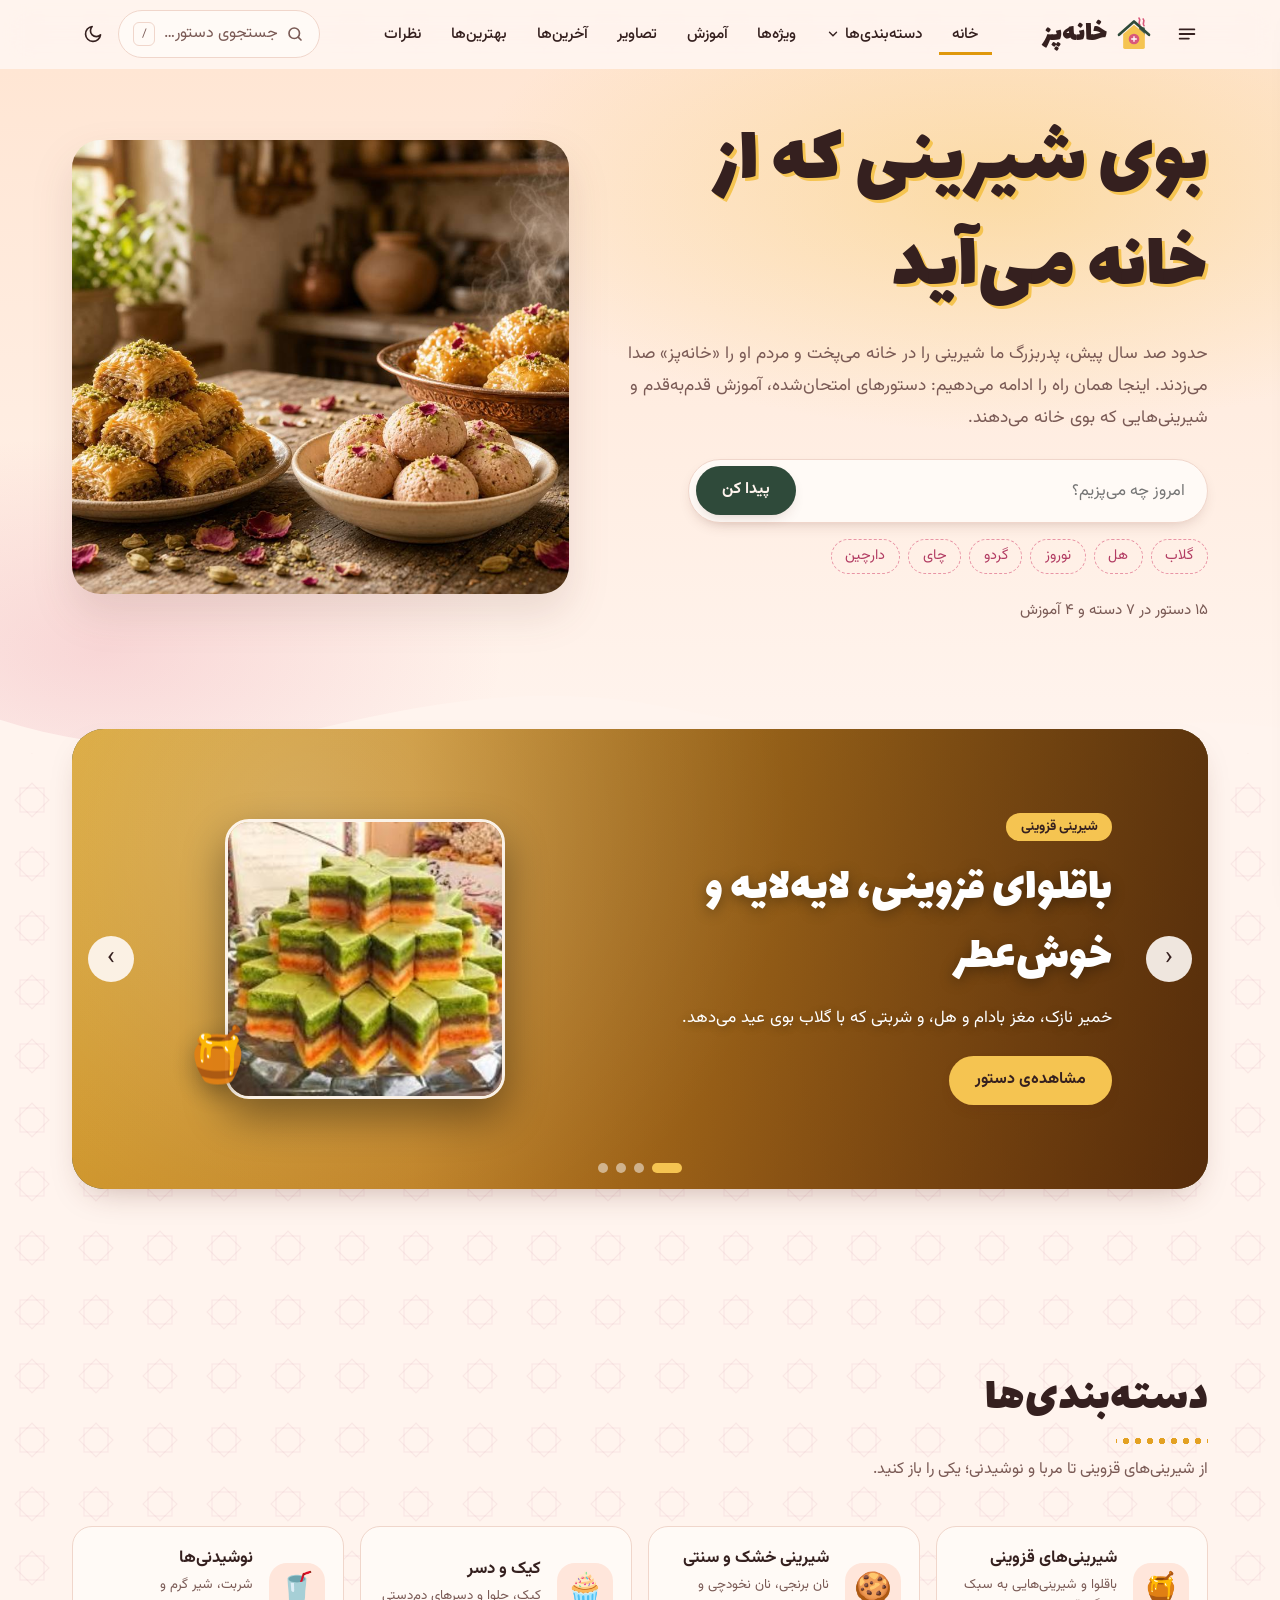
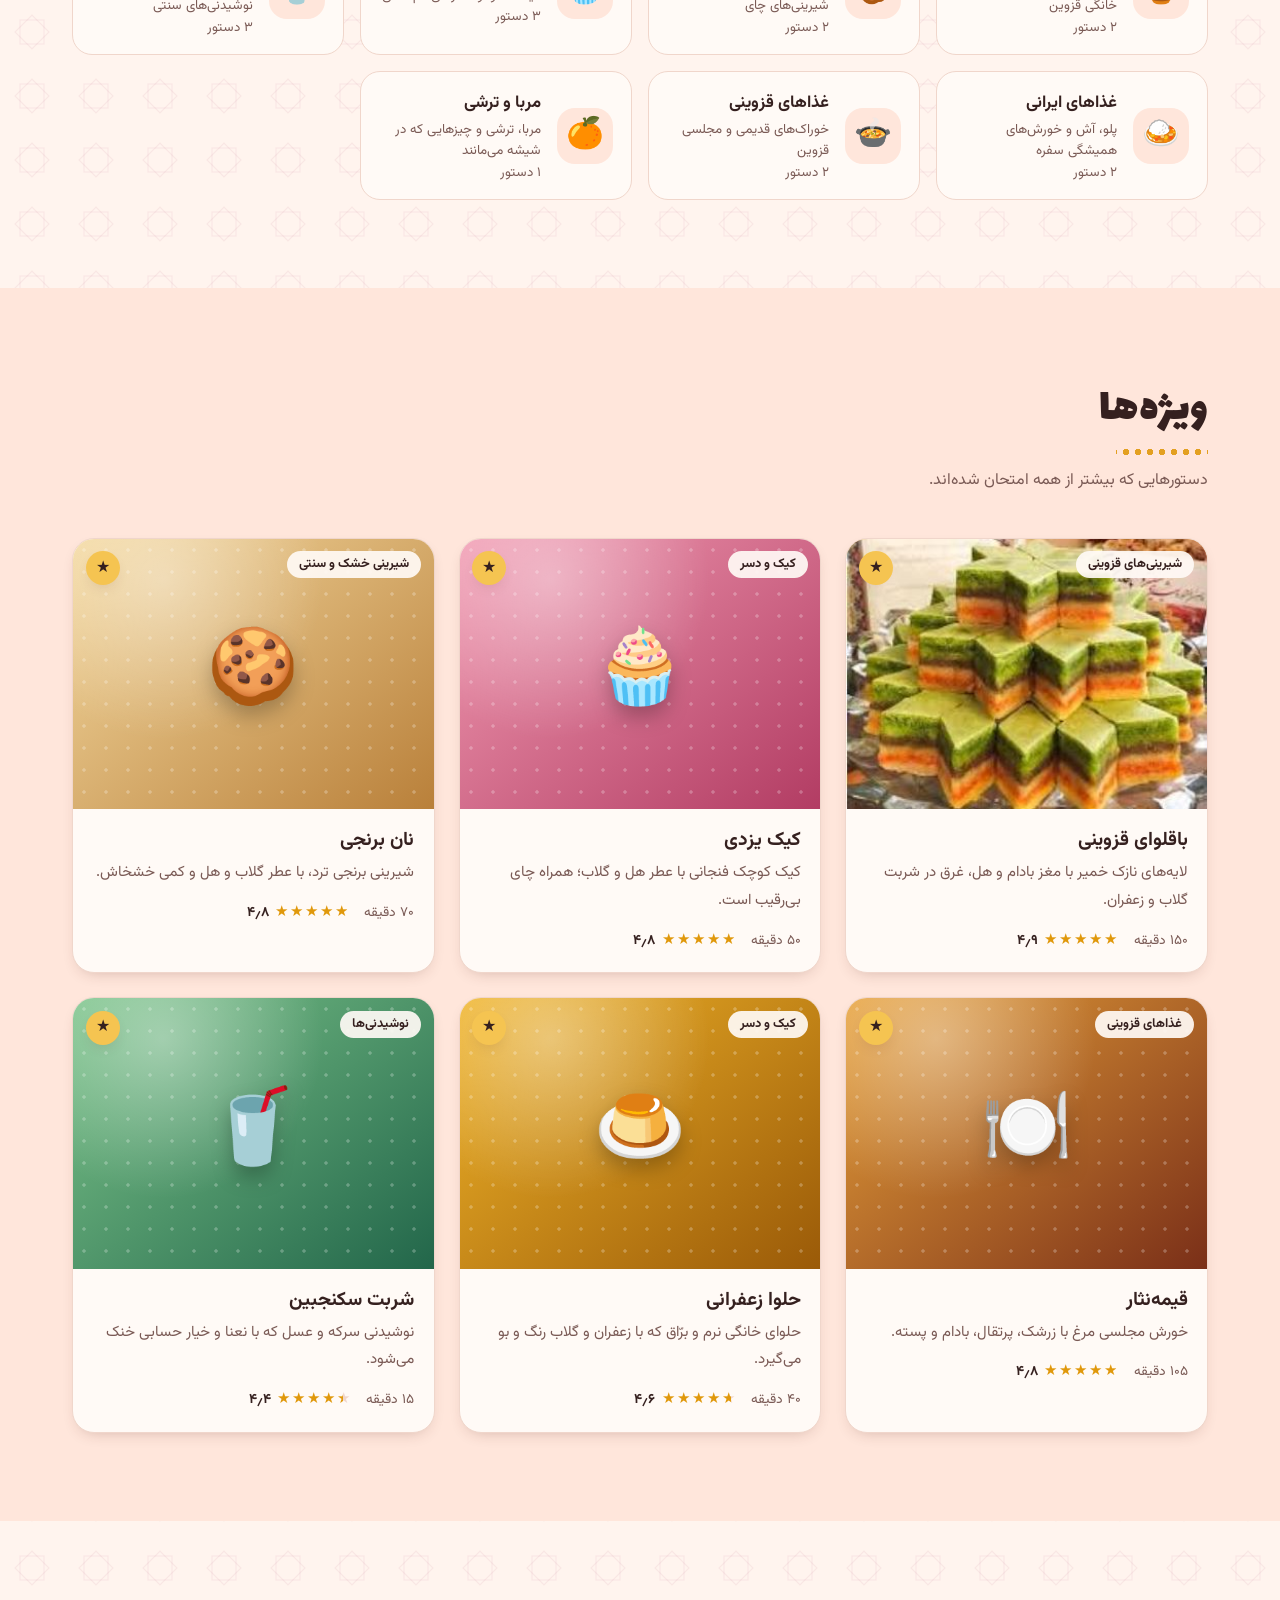
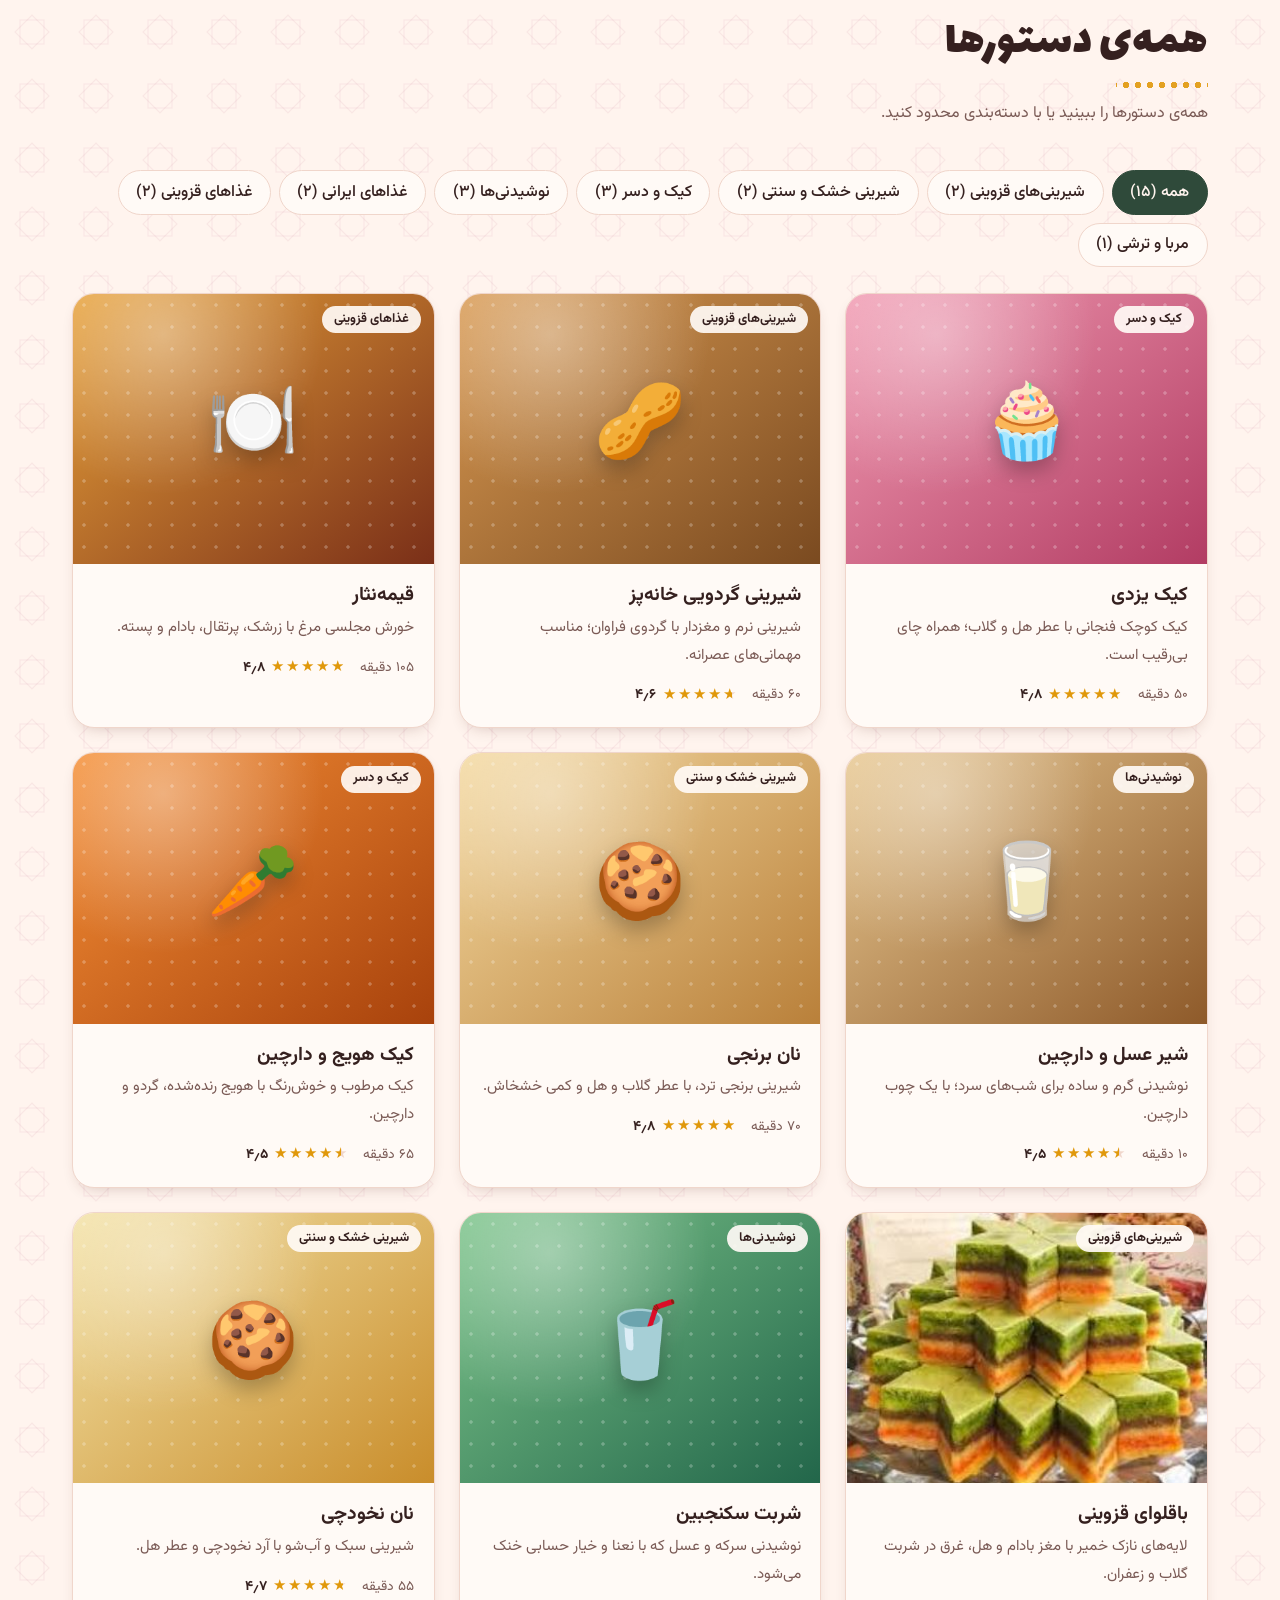
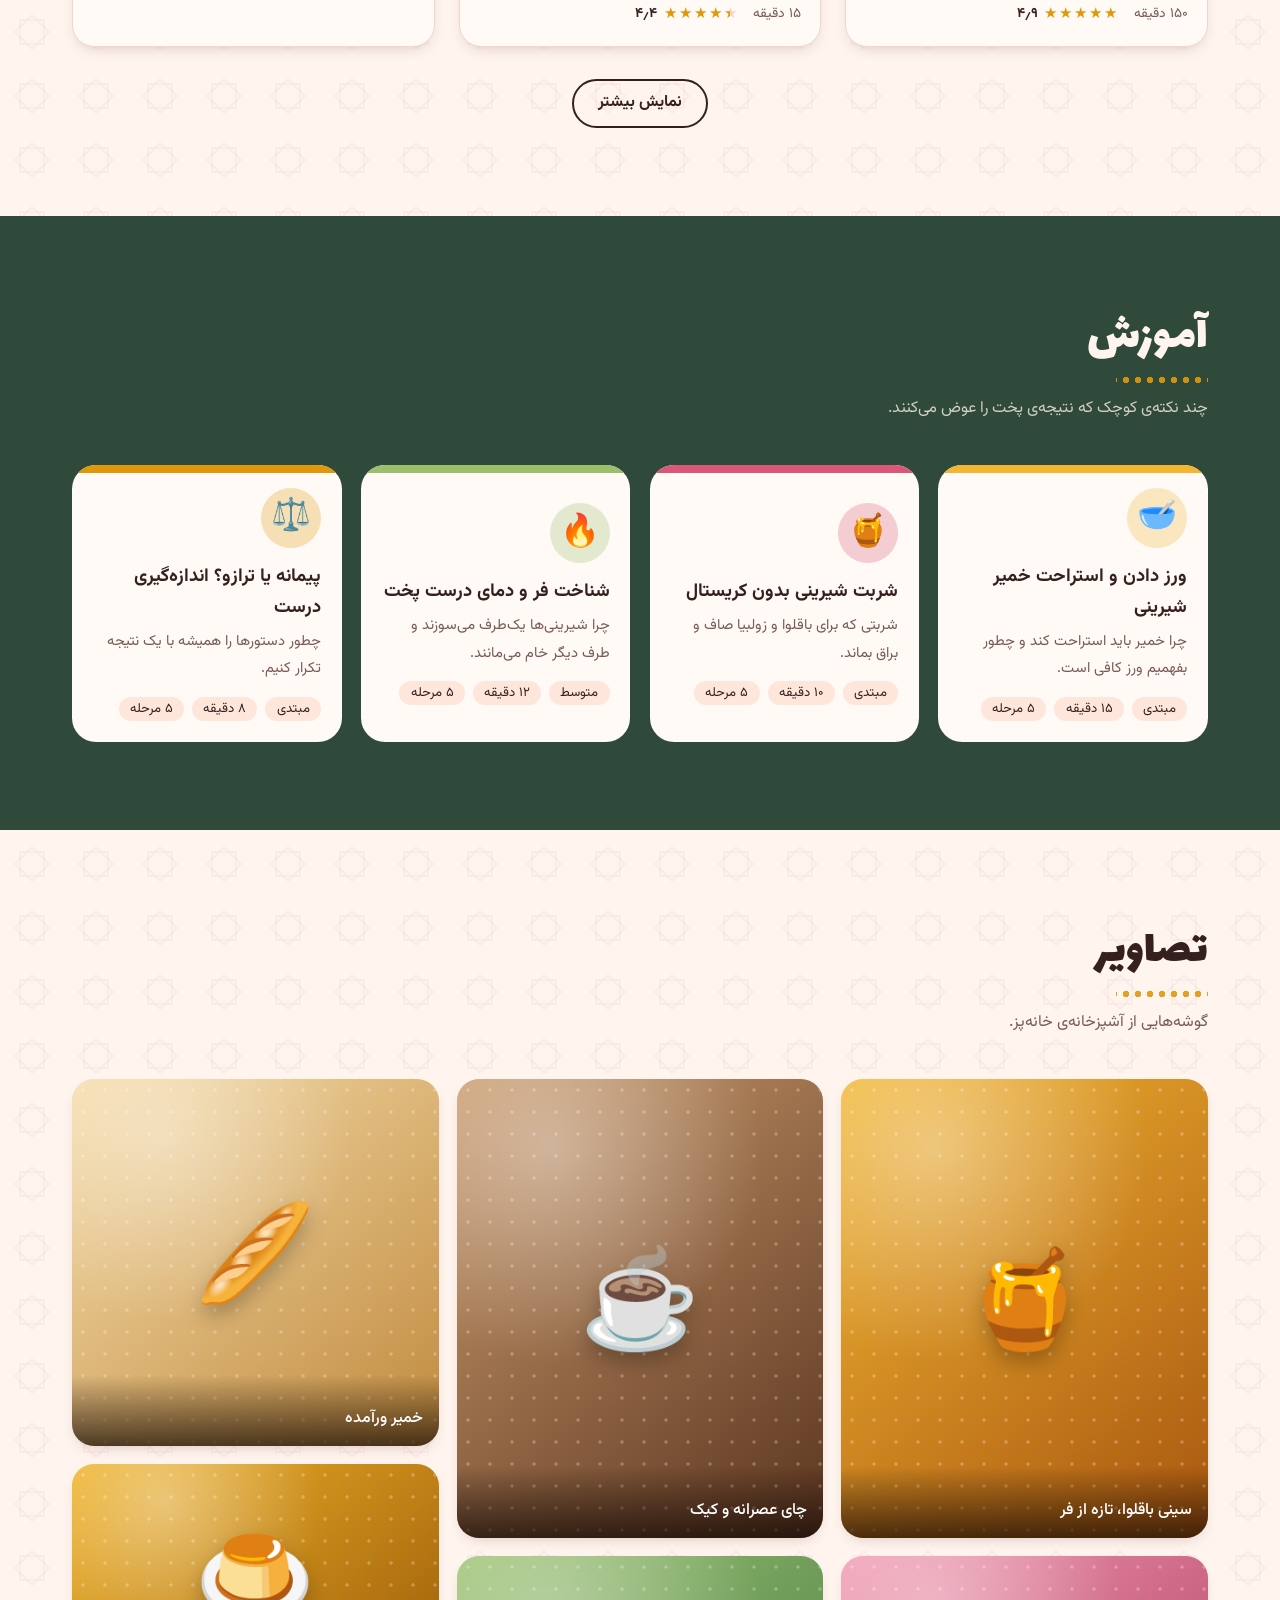
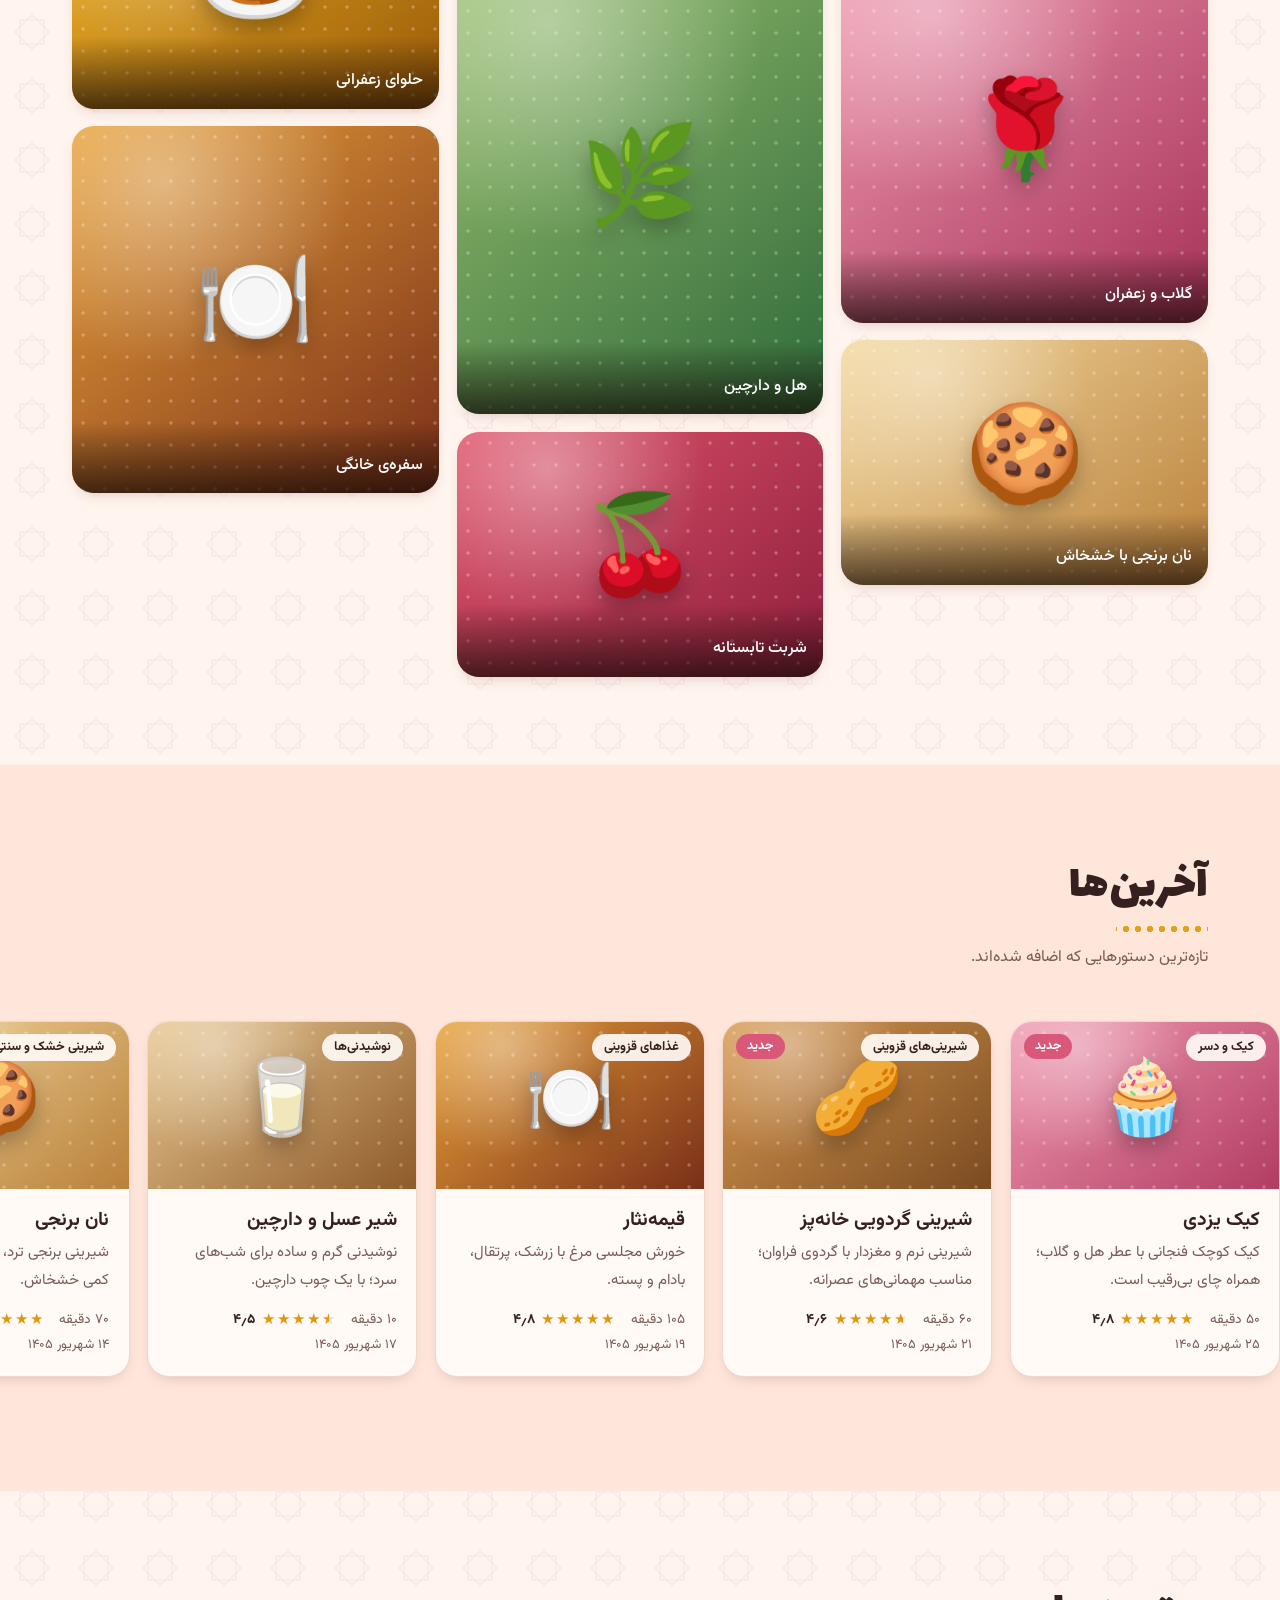
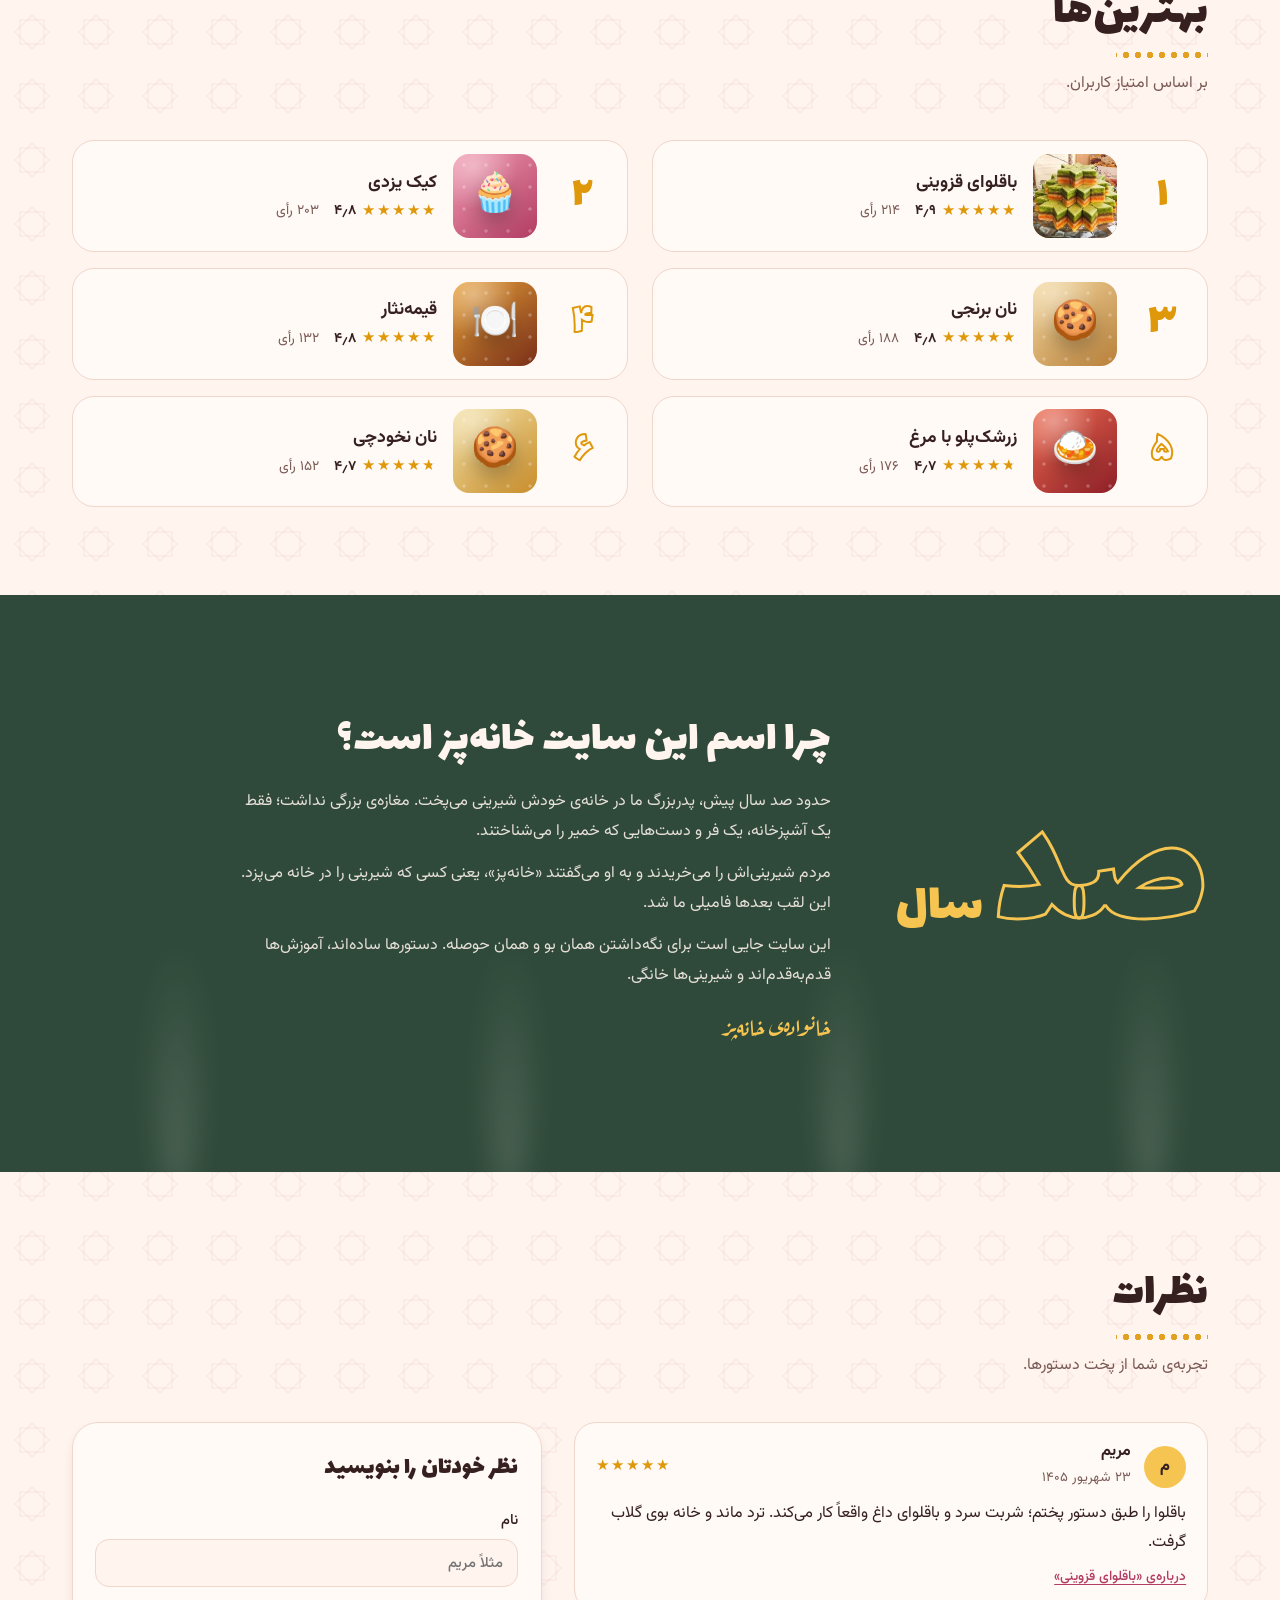
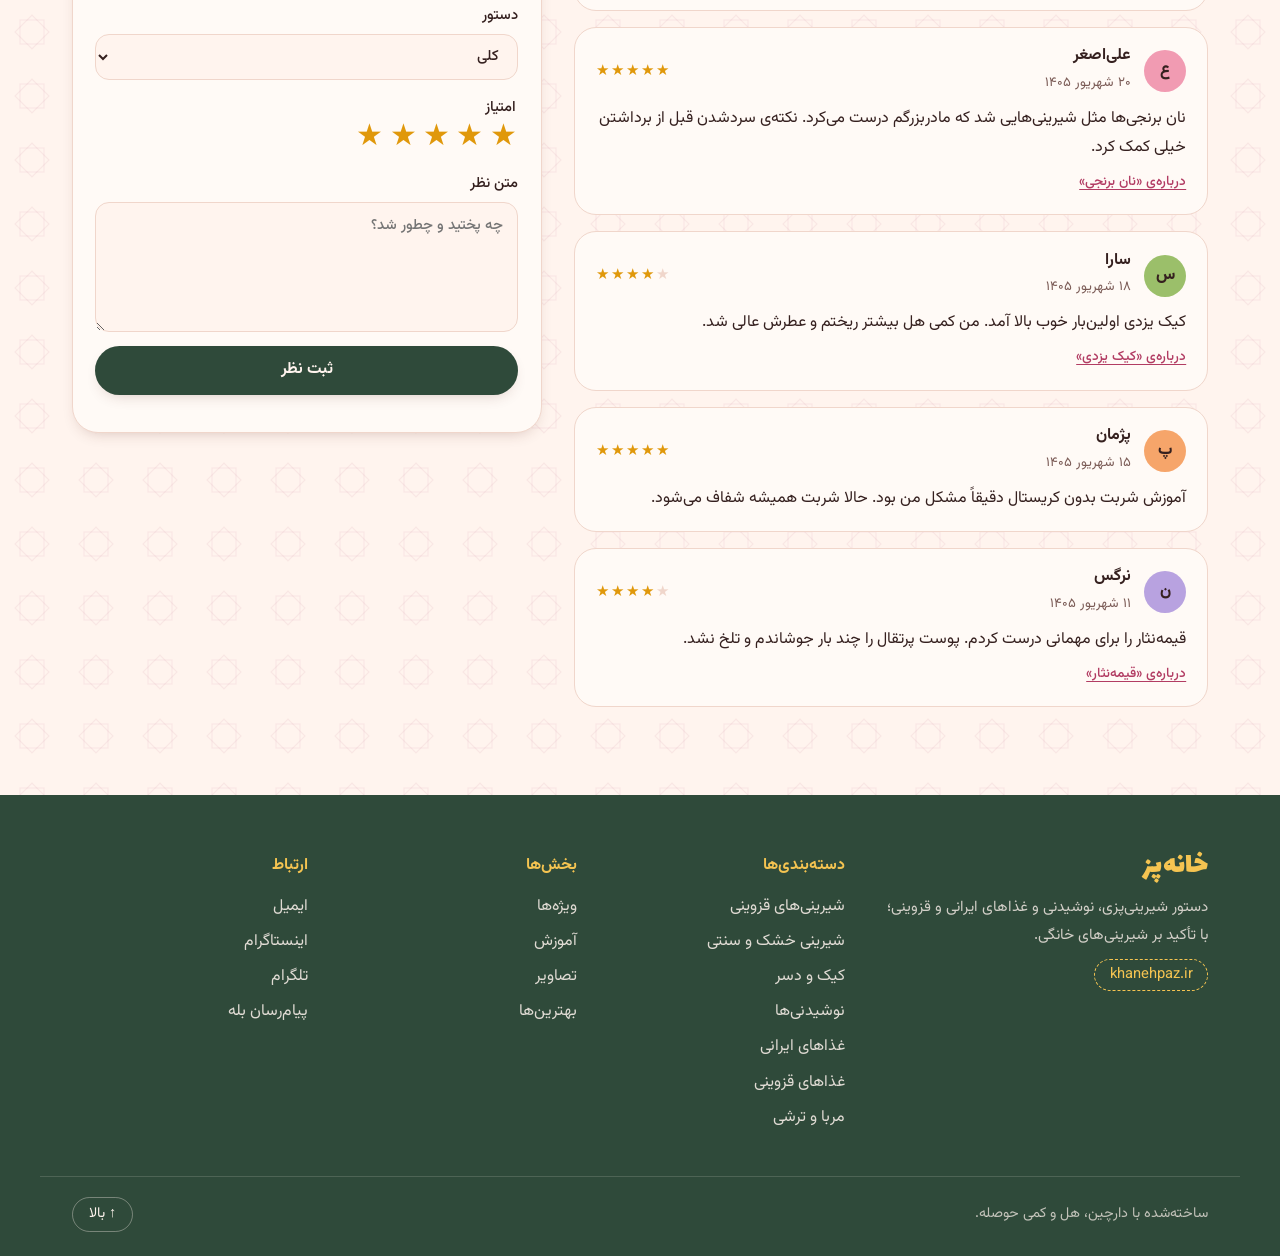
<file: index.html>
<!DOCTYPE html>
<html lang="fa" dir="rtl">
<head>
  <meta charset="utf-8">
  <meta name="viewport" content="width=device-width, initial-scale=1, viewport-fit=cover">
  <title>خانه‌پز | شیرینی‌پزی و آشپزی خانگی</title>
  <meta name="description" content="خانه‌پز؛ دستور شیرینی‌پزی، نوشیدنی و غذاهای ایرانی و قزوینی. عطر شیرینی خانگی از یک خانه‌ی قدیمی.">
  <meta name="theme-color" content="#fff4ee">
  <meta property="og:title" content="خانه‌پز | khanhepaz.ir">
  <meta property="og:description" content="دستور شیرینی‌پزی، نوشیدنی و غذاهای ایرانی و قزوینی.">
  <meta property="og:type" content="website">
  <meta property="og:locale" content="fa_IR">
  <link rel="icon" href="assets/img/favicon.svg" type="image/svg+xml">

  <script>
    document.documentElement.classList.add('js');
    try {
      var t = localStorage.getItem('kp-theme');
      if (t) document.documentElement.setAttribute('data-theme', t);
    } catch (e) {}
  </script>

  <link rel="preconnect" href="https://fonts.googleapis.com">
  <link rel="preconnect" href="https://fonts.gstatic.com" crossorigin>
  <link href="https://fonts.googleapis.com/css2?family=Aref+Ruqaa:wght@400;700&family=Lalezar&family=Vazirmatn:wght@300;400;500;700;800&display=swap" rel="stylesheet">
  <link rel="stylesheet" href="assets/css/style.css">
  <link rel="stylesheet" href="assets/css/extras.css">
</head>
<body>

<div class="loader" id="loader" aria-hidden="true">
  <div class="loader-steam"><i></i><i></i><i></i></div>
  <p>در حال پخت…</p>
</div>

<div class="progress" id="progress"></div>

<!-- ====================== Navbar ====================== -->
<header class="nav" id="nav">
  <div class="wrap nav-in">
    <button class="icon-btn" id="openSidebar" aria-label="باز کردن منو" aria-controls="sidebar">
      <svg viewBox="0 0 24 24" width="22" height="22" fill="none" stroke="currentColor" stroke-width="2" stroke-linecap="round"><path d="M4 7h16M4 12h16M4 17h10"/></svg>
    </button>

    <a class="logo" href="#home" aria-label="خانه‌پز، صفحه‌ی اصلی">
      <svg class="logo-mark" viewBox="0 0 48 48" width="40" height="40" aria-hidden="true">
        <path class="lm-steam s1" d="M31 13c-3-3 2-5-1-8"/>
        <path class="lm-steam s2" d="M36 14c-3-3 2-5-1-8"/>
        <rect x="30" y="16" width="7" height="10" rx="1.5" fill="currentColor" opacity=".85"/>
        <path d="M6 25 24 9l18 16" fill="none" stroke="currentColor" stroke-width="3.2" stroke-linecap="round" stroke-linejoin="round"/>
        <path d="M11 24v16a2 2 0 0 0 2 2h22a2 2 0 0 0 2-2V24L24 13z" fill="var(--honey)"/>
        <circle cx="24" cy="30" r="6.4" fill="var(--rose)"/>
        <path d="M24 27.2v5.6M21.2 30h5.6" stroke="#fff" stroke-width="1.6" stroke-linecap="round"/>
      </svg>
      <span class="logo-text">خانه‌پز</span>
    </a>

    <nav class="nav-links" aria-label="بخش‌های سایت">
      <a href="#home" data-spy="home">خانه</a>
      <div class="dd" id="catDD">
        <button class="dd-btn" aria-expanded="false" aria-haspopup="true">
          دسته‌بندی‌ها
          <svg viewBox="0 0 24 24" width="14" height="14" fill="none" stroke="currentColor" stroke-width="2.4" stroke-linecap="round"><path d="m6 9 6 6 6-6"/></svg>
        </button>
        <div class="dd-panel" id="catDDList"></div>
      </div>
      <a href="#featured" data-spy="featured">ویژه‌ها</a>
      <a href="#tutorials" data-spy="tutorials">آموزش</a>
      <a href="#gallery" data-spy="gallery">تصاویر</a>
      <a href="#latest" data-spy="latest">آخرین‌ها</a>
      <a href="#best" data-spy="best">بهترین‌ها</a>
      <a href="#comments" data-spy="comments">نظرات</a>
    </nav>

    <div class="nav-tools">
      <button class="search-pill" id="openSearch" aria-label="جستجو">
        <svg viewBox="0 0 24 24" width="18" height="18" fill="none" stroke="currentColor" stroke-width="2.2" stroke-linecap="round"><circle cx="11" cy="11" r="7"/><path d="m20 20-3.5-3.5"/></svg>
        <span>جستجوی دستور…</span>
        <kbd>/</kbd>
      </button>
      <button class="icon-btn" id="themeBtn" aria-label="تغییر حالت روز و شب">
        <svg class="i-moon" viewBox="0 0 24 24" width="20" height="20" fill="none" stroke="currentColor" stroke-width="2" stroke-linecap="round" stroke-linejoin="round"><path d="M21 13A9 9 0 1 1 11 3a7 7 0 0 0 10 10z"/></svg>
        <svg class="i-sun" viewBox="0 0 24 24" width="20" height="20" fill="none" stroke="currentColor" stroke-width="2" stroke-linecap="round"><circle cx="12" cy="12" r="4"/><path d="M12 2v2M12 20v2M4.9 4.9l1.4 1.4M17.7 17.7l1.4 1.4M2 12h2M20 12h2M4.9 19.1l1.4-1.4M17.7 6.3l1.4-1.4"/></svg>
      </button>
    </div>
  </div>
</header>

<!-- ====================== Sidebar ====================== -->
<div class="scrim" id="scrim"></div>
<aside class="sidebar" id="sidebar" aria-label="منوی کناری" aria-hidden="true">
  <div class="sb-head">
    <span class="logo-text">خانه‌پز</span>
    <button class="icon-btn" id="closeSidebar" aria-label="بستن منو">
      <svg viewBox="0 0 24 24" width="22" height="22" fill="none" stroke="currentColor" stroke-width="2" stroke-linecap="round"><path d="M6 6l12 12M18 6 6 18"/></svg>
    </button>
  </div>
  <p class="sb-note">حدود صد سال پیش، پدربزرگ ما شیرینی را در خانه می‌پخت.</p>
  <h3 class="sb-title">دسته‌بندی‌ها</h3>
  <ul class="sb-list" id="sbCats"></ul>
  <h3 class="sb-title">بخش‌ها</h3>
  <ul class="sb-list sb-links">
    <li><a href="#featured">ویژه‌ها</a></li>
    <li><a href="#tutorials">آموزش</a></li>
    <li><a href="#gallery">تصاویر</a></li>
    <li><a href="#latest">آخرین‌ها</a></li>
    <li><a href="#best">بهترین‌ها</a></li>
    <li><a href="#comments">نظرات</a></li>
  </ul>
  <div class="sb-foot" id="sbFoot"></div>
</aside>

<!-- ====================== Search overlay ====================== -->
<div class="search-layer" id="searchLayer" aria-hidden="true">
  <div class="search-box" role="dialog" aria-label="جستجو">
    <div class="search-row">
      <svg viewBox="0 0 24 24" width="22" height="22" fill="none" stroke="currentColor" stroke-width="2.2" stroke-linecap="round"><circle cx="11" cy="11" r="7"/><path d="m20 20-3.5-3.5"/></svg>
      <input id="searchInput" type="search" placeholder="مثلاً باقلوا، زعفران، کیک…" autocomplete="off" aria-label="عبارت جستجو">
      <button class="icon-btn" id="closeSearch" aria-label="بستن جستجو">
        <svg viewBox="0 0 24 24" width="20" height="20" fill="none" stroke="currentColor" stroke-width="2" stroke-linecap="round"><path d="M6 6l12 12M18 6 6 18"/></svg>
      </button>
    </div>
    <div class="search-results" id="searchResults"></div>
  </div>
</div>

<main id="main">

<!-- ====================== Hero ====================== -->
<section class="hero" id="home">
  <div class="aroma" id="aroma" aria-hidden="true"></div>
  <div class="wrap hero-grid">
    <div class="hero-text">
      <!-- <p class="since">از حدود صد سال پیش، در آشپزخانه‌ی یک خانه</p> -->
      <h1 id="heroTitle">بوی شیرینی که از خانه می‌آید</h1>
      <p class="lead" id="heroLead"></p>
      <form class="hero-search" id="heroSearch" role="search">
        <input type="search" id="heroInput" placeholder="امروز چه می‌پزیم؟" aria-label="جستجوی دستور">
        <button type="submit" class="btn btn-green">پیدا کن</button>
      </form>
      <div class="hero-tags" id="heroTags"></div>
      <p class="hero-count" id="stats"></p>
    </div>

   <div class="hero-art" aria-hidden="true">
  <img src="assets/img/hero-art.jpg" alt="خانه‌پز" class="hero-photo" width="520" height="420">
</div>
  </div>

  <svg class="wave" viewBox="0 0 1440 90" preserveAspectRatio="none" aria-hidden="true"><path d="M0 50c120 40 240 40 360 10s240-50 360-30 240 60 360 50 240-40 360-20V90H0z"/></svg>
</section>

<!-- ====================== Carousel ====================== -->
<section class="section sec-carousel" id="carousel" aria-label="پیشنهادهای امروز">
  <div class="wrap">
    <div class="carousel" id="carouselEl" aria-roledescription="carousel"></div>
  </div>
</section>

<!-- ====================== Categories ====================== -->
<section class="section" id="categories">
  <div class="wrap">
    <div class="sec-head">
      <h2>دسته‌بندی‌ها</h2>
      <p>از شیرینی‌های قزوینی تا مربا و نوشیدنی؛ یکی را باز کنید.</p>
    </div>
    <div class="cat-grid" id="catGrid"></div>
  </div>
</section>

<!-- ====================== Featured ====================== -->
<section class="section band" id="featured">
  <div class="wrap">
    <div class="sec-head">
      <h2>ویژه‌ها</h2>
      <p>دستورهایی که بیشتر از همه امتحان شده‌اند.</p>
    </div>
    <div class="grid" id="featuredGrid"></div>
  </div>
</section>

<!-- ====================== Browse ====================== -->
<section class="section" id="browse">
  <div class="wrap">
    <div class="sec-head">
      <h2>همه‌ی دستورها</h2>
      <p id="browseInfo">همه‌ی دستورها را ببینید یا با دسته‌بندی محدود کنید.</p>
    </div>
    <div class="chips" id="chips" role="tablist" aria-label="فیلتر دسته‌بندی"></div>
    <div class="grid" id="browseGrid"></div>
    <div class="center"><button class="btn btn-ghost" id="moreBtn" hidden>نمایش بیشتر</button></div>
  </div>
</section>

<!-- ====================== Tutorials ====================== -->
<section class="section band-green" id="tutorials">
  <div class="wrap">
    <div class="sec-head light">
      <h2>آموزش</h2>
      <p>چند نکته‌ی کوچک که نتیجه‌ی پخت را عوض می‌کنند.</p>
    </div>
    <div class="tut-grid" id="tutGrid"></div>
  </div>
</section>

<!-- ====================== Gallery ====================== -->
<section class="section" id="gallery">
  <div class="wrap">
    <div class="sec-head">
      <h2>تصاویر</h2>
      <p>گوشه‌هایی از آشپزخانه‌ی خانه‌پز.</p>
    </div>
    <div class="gallery" id="galleryGrid"></div>
  </div>
</section>

<!-- ====================== Latest ====================== -->
<section class="section band" id="latest">
  <div class="wrap">
    <div class="sec-head">
      <h2>آخرین‌ها</h2>
      <p>تازه‌ترین دستورهایی که اضافه شده‌اند.</p>
    </div>
  </div>
  <div class="hscroll" id="latestRow" tabindex="0" aria-label="آخرین دستورها"></div>
</section>

<!-- ====================== Best ====================== -->
<section class="section" id="best">
  <div class="wrap">
    <div class="sec-head">
      <h2>بهترین‌ها</h2>
      <p>بر اساس امتیاز کاربران.</p>
    </div>
    <ol class="best-list" id="bestList"></ol>
  </div>
</section>

<!-- ====================== Story ====================== -->
<section class="story" id="story">
  <div class="story-steam" aria-hidden="true"><i></i><i></i><i></i><i></i></div>
  <div class="wrap story-in">
    <div class="story-num" aria-hidden="true"><b id="storyYears">۱۰۰</b><span>سال</span></div>
    <div class="story-text" id="storyText"></div>
  </div>
</section>

<!-- ====================== Comments ====================== -->
<section class="section" id="comments">
  <div class="wrap">
    <div class="sec-head">
      <h2>نظرات</h2>
      <p>تجربه‌ی شما از پخت دستورها.</p>
    </div>
    <div class="cm-layout">
      <div class="cm-list" id="cmList"></div>
      <form class="cm-form" id="cmForm" autocomplete="off">
        <h3>نظر خودتان را بنویسید</h3>
        <label>نام
          <input name="name" required maxlength="40" placeholder="مثلاً مریم">
        </label>
        <label>دستور
          <select name="recipeId" id="cmRecipe"><option value="">کلی</option></select>
        </label>
        <fieldset class="rate-pick">
          <legend>امتیاز</legend>
          <div class="rate-stars" id="rateStars" role="radiogroup" aria-label="امتیاز از ۵"></div>
        </fieldset>
        <label>متن نظر
          <textarea name="text" required rows="4" maxlength="500" placeholder="چه پختید و چطور شد؟"></textarea>
        </label>
        <button class="btn btn-green" type="submit">ثبت نظر</button>
        <p class="hint" id="cmHint"></p>
      </form>
    </div>
  </div>
</section>

</main>

<!-- ====================== Footer ====================== -->
<footer class="footer">
  <div class="wrap foot-grid">
    <div>
      <span class="logo-text">خانه‌پز</span>
      <p class="foot-desc" id="footDesc"></p>
      <p class="domain" dir="ltr">khanehpaz.ir</p>
    </div>
    <div>
      <h4>دسته‌بندی‌ها</h4>
      <ul id="footCats"></ul>
    </div>
    <div>
      <h4>بخش‌ها</h4>
      <ul>
        <li><a href="#featured">ویژه‌ها</a></li>
        <li><a href="#tutorials">آموزش</a></li>
        <li><a href="#gallery">تصاویر</a></li>
        <li><a href="#best">بهترین‌ها</a></li>
      </ul>
    </div>
    <div>
      <h4>ارتباط</h4>
      <ul id="footContact"></ul>
    </div>
  </div>
  <div class="wrap foot-bottom">
    <span id="footNote"></span>
    <button class="to-top" id="toTop" aria-label="بازگشت به بالا">↑ بالا</button>
  </div>
</footer>

<!-- ====================== Modal ====================== -->
<div class="modal" id="modal" aria-hidden="true">
  <div class="modal-scrim" data-close></div>
  <div class="modal-panel" role="dialog" aria-modal="true" id="modalPanel" tabindex="-1"></div>
</div>

<div class="toast" id="toast" role="status" aria-live="polite"></div>

<noscript><p style="padding:2rem;text-align:center">برای مشاهده‌ی سایت، جاوااسکریپت را فعال کنید.</p></noscript>

<script src="assets/js/config.js"></script>
<script src="assets/js/api.js"></script>
<script src="assets/js/app.js"></script>
</body>
</html>
</file>
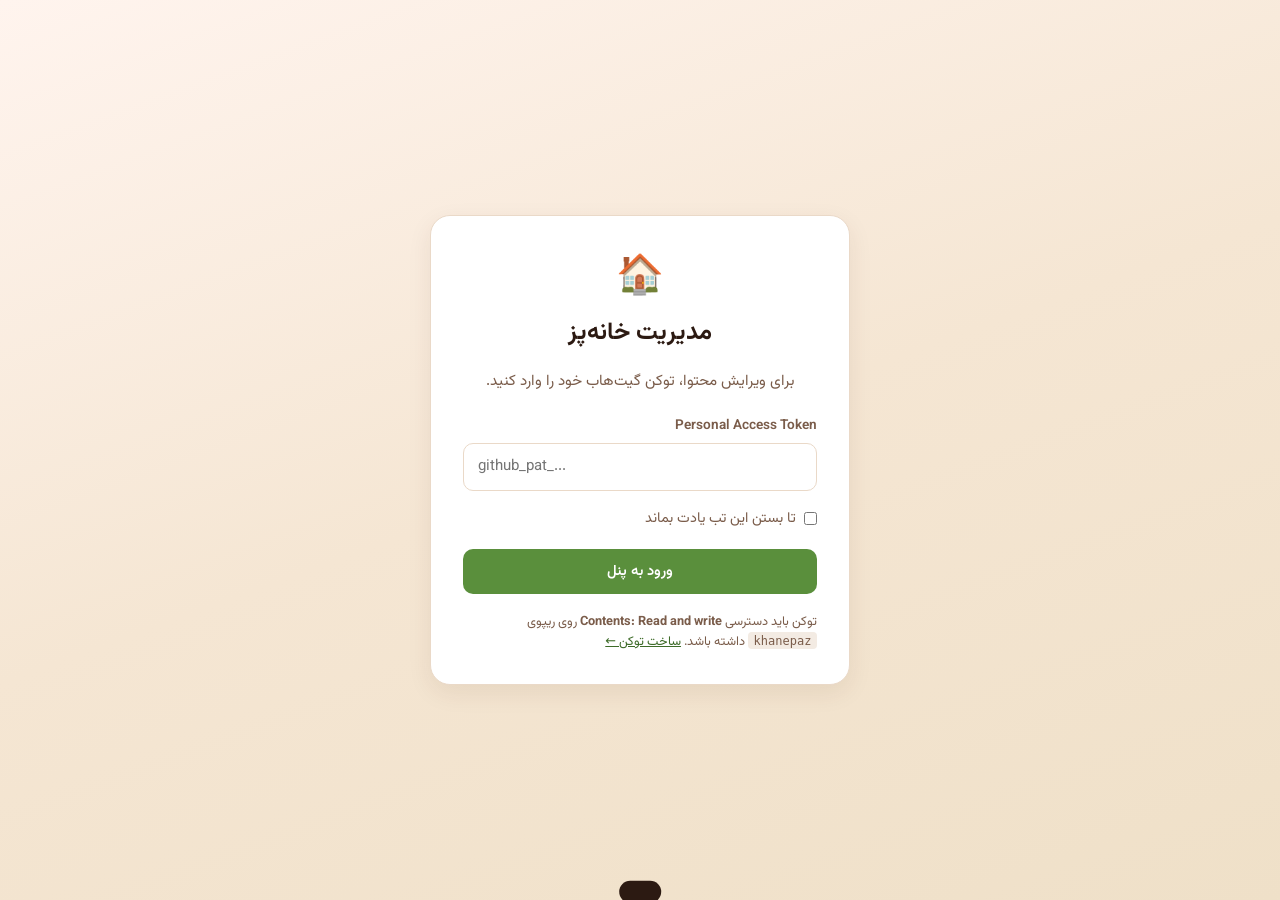
<file: admin.html>
<!DOCTYPE html>
<html lang="fa" dir="rtl">
<head>
  <meta charset="utf-8">
  <meta name="viewport" content="width=device-width, initial-scale=1">
  <title>مدیریت خانه‌پز</title>
  <meta name="robots" content="noindex,nofollow">
  <link rel="icon" href="assets/img/favicon.svg" type="image/svg+xml">
  <link rel="preconnect" href="https://fonts.googleapis.com">
  <link rel="preconnect" href="https://fonts.gstatic.com" crossorigin>
  <link href="https://fonts.googleapis.com/css2?family=Vazirmatn:wght@300;400;500;600;700;800&display=swap" rel="stylesheet">
  <link rel="stylesheet" href="assets/css/admin.css">
</head>
<body>
  <div id="loginScreen" class="login-screen">
    <div class="login-card">
      <div class="login-logo">
        <span class="logo-mark">🏠</span>
        <h1>مدیریت خانه‌پز</h1>
      </div>
      <p class="login-desc">برای ویرایش محتوا، توکن گیت‌هاب خود را وارد کنید.</p>
      <form id="loginForm" autocomplete="off">
        <label class="field">
          <span>Personal Access Token</span>
          <input type="password" id="tokenInput" name="token" placeholder="github_pat_..." autocomplete="off" dir="ltr">
        </label>
        <label class="check">
          <input type="checkbox" id="rememberToken">
          <span>تا بستن این تب یادت بماند</span>
        </label>
        <button type="submit" class="btn btn-primary" id="loginBtn">ورود به پنل</button>
      </form>
      <p class="login-hint">
        توکن باید دسترسی <strong>Contents: Read and write</strong> روی ریپوی <code>khanepaz</code> داشته باشد.
        <a href="https://github.com/settings/tokens?type=beta" target="_blank" rel="noopener">ساخت توکن ←</a>
      </p>
      <p id="loginError" class="error" hidden></p>
    </div>
  </div>

  <div id="app" class="app" hidden>
    <aside class="sidebar">
      <div class="sb-brand">
        <span>🏠</span>
        <strong>خانه‌پز</strong>
      </div>
      <nav class="sb-nav" id="sbNav">
        <button type="button" data-tab="dashboard" class="active">داشبورد</button>
        <button type="button" data-tab="recipes">دستورها</button>
        <button type="button" data-tab="categories">دسته‌بندی‌ها</button>
        <button type="button" data-tab="carousel">کاروسل</button>
        <button type="button" data-tab="tutorials">آموزش‌ها</button>
        <button type="button" data-tab="gallery">گالری</button>
        <button type="button" data-tab="comments">نظرات</button>
        <button type="button" data-tab="site">تنظیمات سایت</button>
      </nav>
      <div class="sb-foot">
        <a href="index.html" target="_blank" class="btn btn-ghost btn-sm">مشاهده سایت</a>
        <button type="button" class="btn btn-ghost btn-sm" id="logoutBtn">خروج</button>
      </div>
    </aside>

    <main class="main">
      <header class="topbar">
        <h2 id="pageTitle">داشبورد</h2>
        <div class="topbar-actions">
          <span id="saveStatus" class="status"></span>
          <button type="button" class="btn btn-primary" id="saveAllBtn" hidden>ذخیره تغییرات</button>
        </div>
      </header>
      <div class="content" id="content"></div>
    </main>
  </div>

  <div class="modal" id="modal" hidden>
    <div class="modal-backdrop" data-close></div>
    <div class="modal-box" id="modalBox"></div>
  </div>

  <div class="toast" id="toast" role="status"></div>

  <script src="assets/js/admin.js"></script>
  <script>
    document.getElementById('loginForm').addEventListener('submit', function (e) {
      e.preventDefault();
      document.getElementById('loginBtn').click();
    });
  </script>
</body>
</html>
</file>
<file: assets/css/style.css>
/* ==========================================================
   خانه‌پز | khanepaz.ir
   رنگ‌ها: گلاب (پس‌زمینه)، زعفران، پسته، هل (سبز تیره)، رز
   فونت‌ها: لالەزار برای عنوان‌ها، عارف رقعه برای جمله‌های دست‌نویس،
            وزیرمتن برای متن
   ========================================================== */

:root {
  --bg: #fff4ee;
  --bg2: #ffe6db;
  --card: #fffaf6;
  --ink: #35201f;
  --muted: #7a5a55;
  --line: #f0d6cb;
  --gold: #e0980b;
  --honey: #f5c451;
  --rose: #d9587a;
  --rose-ink: #b23c63;
  --pist: #9bbf6a;
  --green: #2f4a3a;
  --green-2: #3d5f4a;
  --cream: #fff4ee;
  --btn-bg: #2f4a3a;
  --btn-ink: #fff4ee;
  --hero-a: rgba(245, 196, 81, .38);
  --hero-b: rgba(217, 88, 122, .18);
  --hero-top: #ffe6d4;
  --shadow: 0 14px 34px -16px rgba(90, 40, 30, .38);
  --shadow-sm: 0 6px 16px -8px rgba(90, 40, 30, .3);
  --radius: 22px;
  --ease: cubic-bezier(.2, .8, .2, 1);
  --font-body: "Vazirmatn", Tahoma, "Segoe UI", sans-serif;
  --font-display: "Lalezar", "Vazirmatn", Tahoma, sans-serif;
  --font-hand: "Aref Ruqaa", "Vazirmatn", serif;
}

[data-theme="dark"] {
  --bg: #16201a;
  --bg2: #1c2921;
  --card: #22302a;
  --ink: #fbeee2;
  --muted: #bdb0a4;
  --line: #34453b;
  --gold: #f0b13a;
  --rose: #ef86a2;
  --rose-ink: #f5a3b8;
  --green: #0f1a14;
  --green-2: #1b2a21;
  --btn-bg: #f5c451;
  --btn-ink: #23180f;
  --hero-a: rgba(245, 196, 81, .16);
  --hero-b: rgba(239, 134, 162, .12);
  --hero-top: #1d2b22;
  --shadow: 0 14px 34px -16px rgba(0, 0, 0, .7);
  --shadow-sm: 0 6px 16px -8px rgba(0, 0, 0, .6);
}

*, *::before, *::after { box-sizing: border-box; }
html { scroll-behavior: smooth; scroll-padding-top: 84px; -webkit-text-size-adjust: 100%; }
body {
  margin: 0;
  font-family: var(--font-body);
  font-size: 1rem;
  line-height: 1.85;
  color: var(--ink);
  background-color: var(--bg);
  /* الگوی ستاره‌ی هشت‌پر خیلی محو، مثل کاشی */
  background-image: url("data:image/svg+xml,%3Csvg xmlns='http://www.w3.org/2000/svg' width='64' height='64'%3E%3Cg fill='none' stroke='%23b23c63' stroke-opacity='.07' stroke-width='1.2'%3E%3Crect x='20' y='20' width='24' height='24'/%3E%3Crect x='20' y='20' width='24' height='24' transform='rotate(45 32 32)'/%3E%3C/g%3E%3C/svg%3E");
  overflow-x: hidden;
}
img, svg { max-width: 100%; }
a { color: inherit; text-decoration: none; }
button, input, select, textarea { font: inherit; color: inherit; }
button { cursor: pointer; }
ul, ol { margin: 0; padding: 0; list-style: none; }
h1, h2, h3, h4, p { margin: 0; }
:focus-visible { outline: 3px solid var(--gold); outline-offset: 3px; border-radius: 8px; }
[hidden] { display: none !important; }

.wrap { width: 100%; max-width: 1200px; margin-inline: auto; padding-inline: clamp(1rem, 4vw, 2rem); }
.center { display: flex; justify-content: center; margin-top: 2rem; }
.section { padding: clamp(3rem, 7vw, 5.5rem) 0; position: relative; }
.band { background: var(--bg2); }
.band-green { background: var(--green); color: var(--cream); }

/* ---------- Loader ---------- */
.loader {
  position: fixed; inset: 0; z-index: 300;
  display: grid; place-content: center; justify-items: center; gap: 1rem;
  background: var(--bg);
  transition: opacity .6s ease, visibility .6s;
  font-family: var(--font-hand); font-size: 1.5rem; color: var(--rose-ink);
}
.loader.done { opacity: 0; visibility: hidden; }
.loader-steam { display: flex; gap: 10px; height: 70px; align-items: flex-end; }
.loader-steam i {
  width: 12px; height: 60px; border-radius: 50%;
  background: linear-gradient(to top, var(--gold), transparent);
  filter: blur(3px);
  animation: steamUp 1.6s ease-in-out infinite;
}
.loader-steam i:nth-child(2) { animation-delay: .3s; height: 70px; }
.loader-steam i:nth-child(3) { animation-delay: .6s; }

.progress {
  position: fixed; top: 0; inset-inline: 0; height: 4px; z-index: 120;
  background: linear-gradient(90deg, var(--honey), var(--rose));
  transform-origin: 100% 50%; transform: scaleX(0);
}

/* ---------- Buttons ---------- */
.btn {
  display: inline-flex; align-items: center; justify-content: center; gap: .5rem;
  padding: .7rem 1.5rem; border-radius: 999px; border: 2px solid transparent;
  font-weight: 700; line-height: 1.4; transition: transform .2s var(--ease), background .2s, box-shadow .2s;
}
.btn:hover { transform: translateY(-2px); }
.btn-green { background: var(--btn-bg); color: var(--btn-ink); box-shadow: var(--shadow-sm); }
.btn-honey { background: var(--honey); color: #35201f; box-shadow: var(--shadow-sm); }
.btn-ghost { border-color: var(--ink); color: var(--ink); background: transparent; }
.btn-ghost:hover { background: var(--ink); color: var(--bg); }
.icon-btn {
  display: grid; place-items: center; width: 42px; height: 42px; flex: none;
  border-radius: 50%; border: 0; background: transparent; color: var(--ink);
  transition: background .2s;
}
.icon-btn:hover { background: var(--bg2); }

/* ---------- Navbar ---------- */
.nav {
  position: sticky; top: 0; z-index: 90;
  background: color-mix(in srgb, var(--bg) 86%, transparent);
  backdrop-filter: blur(14px) saturate(1.3);
  -webkit-backdrop-filter: blur(14px) saturate(1.3);
  border-bottom: 1px solid transparent;
  transition: border-color .3s, box-shadow .3s;
}
.nav.scrolled { border-color: var(--line); box-shadow: 0 8px 24px -18px rgba(90, 40, 30, .5); }
.nav-in { display: flex; align-items: center; gap: .75rem; height: 68px; }
.logo { display: flex; align-items: center; gap: .4rem; color: var(--green); }
[data-theme="dark"] .logo { color: var(--honey); }
.logo-text { font-family: var(--font-display); font-size: 1.9rem; line-height: 1; letter-spacing: .01em; color: var(--ink); }
.logo-mark .lm-steam { fill: none; stroke: var(--rose); stroke-width: 2; stroke-linecap: round; animation: logoSteam 3s ease-in-out infinite; }
.logo-mark .s2 { animation-delay: 1.2s; }
.nav-links { display: flex; align-items: center; gap: .15rem; margin-inline: auto; }
.nav-links a, .dd-btn {
  display: inline-flex; align-items: center; gap: .3rem;
  padding: .45rem .85rem; border-radius: 999px; border: 0; background: none;
  font-weight: 500; font-size: .96rem; transition: background .2s;
}
.nav-links a:hover, .dd-btn:hover, .dd.open .dd-btn { background: var(--bg2); }
.nav-links a.is-active { box-shadow: inset 0 -3px 0 var(--gold); border-radius: 0; }
.nav-tools { display: flex; align-items: center; gap: .25rem; }
.search-pill {
  display: inline-flex; align-items: center; gap: .55rem;
  padding: .5rem .9rem; border-radius: 999px;
  border: 1.5px solid var(--line); background: var(--card); color: var(--muted);
  min-width: 190px; transition: border-color .2s, box-shadow .2s;
}
.search-pill:hover { border-color: var(--gold); box-shadow: var(--shadow-sm); }
.search-pill kbd {
  margin-inline-start: auto; font: inherit; font-size: .75rem;
  padding: 0 .45rem; border-radius: 6px; border: 1px solid var(--line);
}
.i-sun { display: none; }
[data-theme="dark"] .i-sun { display: block; }
[data-theme="dark"] .i-moon { display: none; }

.dd { position: relative; }
.dd-panel {
  position: absolute; top: calc(100% + 10px); inset-inline-start: -40px; z-index: 5;
  width: min(420px, 90vw); padding: .7rem; border-radius: 20px;
  background: var(--card); border: 1px solid var(--line); box-shadow: var(--shadow);
  display: grid; grid-template-columns: 1fr 1fr; gap: .25rem;
  opacity: 0; visibility: hidden; transform: translateY(-8px);
  transition: .22s var(--ease);
}
.dd.open .dd-panel { opacity: 1; visibility: visible; transform: none; }
.dd-panel button {
  display: flex; align-items: center; gap: .6rem; text-align: start;
  padding: .55rem .7rem; border: 0; border-radius: 14px; background: none; font-weight: 500;
}
.dd-panel button:hover { background: var(--bg2); }
.dd-panel .em { font-size: 1.3rem; }

@media (max-width: 1040px) { .nav-links { display: none; } .nav-tools { margin-inline-start: auto; } }
@media (max-width: 620px) {
  .search-pill { min-width: 0; padding: .55rem; border-radius: 50%; }
  .search-pill span, .search-pill kbd { display: none; }
}

/* ---------- Sidebar ---------- */
.scrim { position: fixed; inset: 0; z-index: 140; background: rgba(30, 15, 12, .5); opacity: 0; visibility: hidden; transition: .3s; }
.scrim.open { opacity: 1; visibility: visible; }
.sidebar {
  position: fixed; top: 0; bottom: 0; inset-inline-start: 0; z-index: 150;
  width: min(340px, 88vw); padding: 1.2rem 1.4rem 2rem; overflow-y: auto;
  background: var(--card); box-shadow: var(--shadow);
  transform: translateX(105%); transition: transform .4s var(--ease);
  display: flex; flex-direction: column; gap: .6rem;
}
[dir="rtl"] .sidebar { transform: translateX(105%); }
.sidebar.open { transform: none !important; }
.sb-head { display: flex; align-items: center; justify-content: space-between; }
.sb-note { font-family: var(--font-hand); font-size: 1.2rem; color: var(--rose-ink); line-height: 1.7; }
.sb-title { font-size: .85rem; font-weight: 700; color: var(--muted); margin-top: .8rem; padding-bottom: .3rem; border-bottom: 1px dashed var(--line); }
.sb-list li button, .sb-list li a {
  display: flex; align-items: center; gap: .7rem; width: 100%; text-align: start;
  padding: .55rem .6rem; border: 0; background: none; border-radius: 14px; font-weight: 500;
}
.sb-list li button:hover, .sb-list li a:hover { background: var(--bg2); }
.sb-list .n { margin-inline-start: auto; font-size: .82rem; color: var(--muted); background: var(--bg2); padding: 0 .55rem; border-radius: 999px; }
.sb-foot { margin-top: auto; padding-top: 1rem; font-size: .9rem; color: var(--muted); }
.sb-foot a { text-decoration: underline; text-underline-offset: 4px; }

/* ---------- Search overlay ---------- */
.search-layer {
  position: fixed; inset: 0; z-index: 200; padding: 8vh 1rem 1rem;
  display: flex; justify-content: center; align-items: flex-start;
  background: rgba(30, 15, 12, .55); backdrop-filter: blur(6px);
  opacity: 0; visibility: hidden; transition: .25s;
}
.search-layer.open { opacity: 1; visibility: visible; }
.search-box {
  width: min(680px, 100%); max-height: 80vh; display: flex; flex-direction: column;
  background: var(--card); border-radius: 26px; box-shadow: var(--shadow); overflow: hidden;
  transform: translateY(-16px); transition: transform .3s var(--ease);
}
.search-layer.open .search-box { transform: none; }
.search-row { display: flex; align-items: center; gap: .6rem; padding: .9rem 1.2rem; border-bottom: 1px solid var(--line); color: var(--muted); }
.search-row input { flex: 1; min-width: 0; border: 0; outline: 0; background: none; font-size: 1.15rem; color: var(--ink); }
.search-results { overflow-y: auto; padding: .6rem; }
.sr-item { display: flex; align-items: center; gap: .9rem; width: 100%; padding: .55rem; border: 0; background: none; border-radius: 16px; text-align: start; }
.sr-item:hover, .sr-item:focus-visible { background: var(--bg2); }
.sr-thumb { flex: none; width: 54px; height: 54px; border-radius: 14px; overflow: hidden; }
.sr-thumb .art { aspect-ratio: 1; height: 100%; }
.sr-thumb .art-emoji { font-size: 1.8rem; animation: none; }
.sr-thumb .wisp { display: none; }
.sr-title { font-weight: 700; }
.sr-sub { font-size: .85rem; color: var(--muted); }
.sr-empty { padding: 1.4rem 1rem; text-align: center; color: var(--muted); }
.sr-hint { padding: .5rem 1rem .2rem; font-size: .85rem; color: var(--muted); }
.sr-tags { display: flex; flex-wrap: wrap; gap: .5rem; padding: .4rem 1rem 1rem; }

/* ---------- Hero ---------- */
.hero {
  position: relative; overflow: hidden;
  background:
    radial-gradient(60% 50% at 78% 18%, var(--hero-a), transparent 70%),
    radial-gradient(45% 45% at 8% 85%, var(--hero-b), transparent 70%),
    linear-gradient(180deg, var(--hero-top), var(--bg));
}
.hero-grid {
  position: relative; z-index: 2;
  display: grid; grid-template-columns: 1.1fr .9fr; align-items: center; gap: 2rem;
  padding-top: clamp(2.5rem, 6vw, 1.5rem); padding-bottom: clamp(5.5rem, 10vw, 8.5rem);
}
.since { font-family: var(--font-hand); font-size: clamp(1.15rem, 2.4vw, 1.5rem); color: var(--rose-ink); margin-bottom: .4rem; }
.hero h1 {
  font-family: var(--font-display); font-weight: 400;
  font-size: clamp(2.7rem, 6.4vw, 5.2rem); line-height: 1.3;
  text-shadow: 3px 3px 0 var(--honey);   /* مثل تابلوی شیرینی‌فروشی‌های قدیمی */
  margin-bottom: 1rem;
}
.lead { max-width: 34em; color: var(--muted); font-size: 1.08rem; margin-bottom: 1.6rem; }
.hero-search {
  display: flex; gap: .5rem; max-width: 520px; padding: .4rem;
  background: var(--card); border: 1.5px solid var(--line); border-radius: 999px; box-shadow: var(--shadow-sm);
}
.hero-search input { flex: 1; min-width: 0; padding: .4rem 1rem; border: 0; outline: 0; background: none; font-size: 1.02rem; }
.hero-tags { display: flex; flex-wrap: wrap; gap: .5rem; margin-top: 1rem; }
.tag {
  padding: .2rem .85rem; border-radius: 999px; font-size: .9rem;
  border: 1.5px dashed color-mix(in srgb, var(--rose) 60%, transparent); background: transparent; color: var(--rose-ink);
  transition: background .2s, color .2s;
}
.tag:hover { background: var(--rose); color: #fff; border-style: solid; }
.hero-count { margin-top: 1.4rem; color: var(--muted); font-size: .95rem; }

.hero-art { position: relative; justify-self: center; width: min(520px, 100%); }
.hero-art svg { width: 100%; height: auto; overflow: visible; filter: drop-shadow(0 20px 20px rgba(90, 40, 30, .08)); }
.steam path {
  transform-box: fill-box; transform-origin: 50% 100%; opacity: 0;
  animation: steamRise 5.5s ease-in-out infinite;
}
.steam path:nth-child(2) { animation-delay: 1.8s; }
.steam path:nth-child(3) { animation-delay: 3.4s; }
[data-theme="dark"] .steam { opacity: .8; }
.wave { position: absolute; z-index: 3; bottom: -1px; left: 0; width: 100%; height: clamp(40px, 6vw, 90px); fill: var(--bg); }

/* ذرات عطر: شکر، گلبرگ و ادویه که از پایین بالا می‌روند */
.aroma { position: absolute; inset: 0; z-index: 1; pointer-events: none; overflow: hidden; }
.p { position: absolute; bottom: -40px; opacity: 0; animation: floatUp linear infinite; will-change: transform, opacity; }
.p.sugar { width: var(--s); height: var(--s); border-radius: 50%; background: radial-gradient(#fff 30%, #ffe7b0 62%, transparent 72%); box-shadow: 0 0 10px #fff; }
.p.petal { width: var(--s); height: calc(var(--s) * 1.35); background: linear-gradient(135deg, #f8b0c2, var(--rose)); border-radius: 85% 0 85% 0; }
.p.spice { width: calc(var(--s) * .45); height: calc(var(--s) * 2.2); border-radius: 6px; background: linear-gradient(#b26a36, #6d3517); }

/* ورود یک‌باره‌ی هیرو */
.js .hero-text > * { animation: rise .9s var(--ease) both; }
.js .hero-text > :nth-child(2) { animation-delay: .12s; }
.js .hero-text > :nth-child(3) { animation-delay: .24s; }
.js .hero-text > :nth-child(4) { animation-delay: .36s; }
.js .hero-text > :nth-child(5) { animation-delay: .46s; }
.js .hero-text > :nth-child(6) { animation-delay: .56s; }
.js .hero-art svg { animation: plateIn 1.2s var(--ease) .2s both; }

@media (max-width: 860px) {
  .hero-grid { grid-template-columns: 1fr; }
  .hero-art { order: -1; width: min(340px, 80%); }
}

[data-theme="dark"] .hero h1 { text-shadow: 3px 3px 0 #a86a10; }

/* ---------- Section heading ---------- */
.sec-head { max-width: 40rem; margin-bottom: clamp(1.6rem, 4vw, 2.6rem); }
.sec-head h2 { font-family: var(--font-display); font-weight: 400; font-size: clamp(2rem, 4.5vw, 3rem); line-height: 1.4; }
.sec-head h2::after {
  content: ""; display: block; width: 92px; height: 12px; margin-top: .2rem;
  background:
    radial-gradient(circle, var(--gold) 3px, transparent 3.5px) center / 12px 12px repeat-x;
  opacity: .9;
}
.sec-head p { color: var(--muted); margin-top: .5rem; }
.sec-head.light p { color: color-mix(in srgb, var(--cream) 78%, transparent); }

/* ---------- Art (تصویر جایگزین: گرادیان + ایموجی + بخار) ---------- */
.art {
  position: relative; overflow: hidden; aspect-ratio: 4/3; width: 100%;
  background:
    radial-gradient(circle at 25% 15%, rgba(255, 255, 255, .38), transparent 45%),
    linear-gradient(140deg, var(--a, #f4c26b), var(--b, #c9743a));
  display: grid; place-items: center;
}
.art::before {
  content: ""; position: absolute; inset: 0; opacity: .5;
  background: radial-gradient(circle, rgba(255, 255, 255, .5) 1.4px, transparent 2px) 0 0 / 22px 22px;
}
.art > img { position: absolute; inset: 0; width: 100%; height: 100%; object-fit: cover; }
.art-emoji {
  position: relative; z-index: 1; font-size: clamp(3rem, 8vw, 4.6rem); line-height: 1;
  filter: drop-shadow(0 10px 10px rgba(0, 0, 0, .25));
  animation: bob 4.5s ease-in-out infinite;
}
.wisp {
  position: absolute; bottom: 30%; width: 14px; height: 58px; border-radius: 50%;
  background: linear-gradient(to top, rgba(255, 255, 255, .8), transparent);
  filter: blur(6px); opacity: 0; animation: wisp 3.6s ease-in-out infinite;
}
.wisp.w1 { left: 38%; } .wisp.w2 { left: 50%; animation-delay: 1.2s; } .wisp.w3 { left: 62%; animation-delay: 2.4s; }

/* ---------- Cards ---------- */
.grid { display: grid; grid-template-columns: repeat(auto-fill, minmax(280px, 1fr)); gap: 1.5rem; }
.card {
  position: relative; overflow: hidden; cursor: pointer;
  background: var(--card); border: 1px solid var(--line); border-radius: var(--radius); box-shadow: var(--shadow-sm);
  transition: transform .3s var(--ease), box-shadow .3s;
}
.card:hover { transform: translateY(-5px); box-shadow: var(--shadow); }
.card .badge {
  position: absolute; top: .8rem; inset-inline-start: .8rem; z-index: 2;
  padding: .1rem .75rem; border-radius: 999px; font-size: .8rem; font-weight: 700;
  background: rgba(255, 250, 246, .92); color: #35201f;
}
.card .ribbon {
  position: absolute; top: .8rem; inset-inline-end: .8rem; z-index: 2;
  width: 34px; height: 34px; border-radius: 50%; display: grid; place-items: center;
  background: var(--honey); color: #35201f; font-size: 1rem; box-shadow: var(--shadow-sm);
}
.card-body { padding: 1rem 1.2rem 1.2rem; }
.card h3 { font-size: 1.2rem; font-weight: 700; line-height: 1.6; }
.card p { color: var(--muted); font-size: .94rem; margin: .2rem 0 .8rem; display: -webkit-box; -webkit-line-clamp: 2; -webkit-box-orient: vertical; overflow: hidden; }
.meta { display: flex; align-items: center; gap: .9rem; font-size: .86rem; color: var(--muted); }
.stars {
  direction: ltr; display: inline-block; letter-spacing: 2px; font-size: .95rem; line-height: 1;
  background: linear-gradient(90deg, var(--gold) calc(var(--r, 0) / 5 * 100%), var(--line) 0);
  -webkit-background-clip: text; background-clip: text; -webkit-text-fill-color: transparent; color: transparent;
}
.meta .rate-n { margin-inline-start: -.5rem; font-weight: 700; color: var(--ink); }

/* ---------- Categories ---------- */
.cat-grid { display: grid; grid-template-columns: repeat(auto-fill, minmax(230px, 1fr)); gap: 1rem; }
.cat {
  display: flex; align-items: center; gap: 1rem; padding: 1rem 1.1rem; text-align: start;
  background: var(--card); border: 1px solid var(--line); border-radius: 20px;
  transition: transform .25s var(--ease), border-color .2s, box-shadow .25s;
}
.cat:hover { transform: translateY(-3px); border-color: var(--gold); box-shadow: var(--shadow-sm); }
.cat-ic { flex: none; width: 56px; height: 56px; border-radius: 18px; display: grid; place-items: center; font-size: 1.9rem; background: var(--bg2); }
.cat b { display: block; font-size: 1.05rem; }
.cat small { color: var(--muted); line-height: 1.6; display: block; }

/* ---------- Chips ---------- */
.chips { display: flex; gap: .5rem; flex-wrap: wrap; margin-bottom: 1.6rem; }
.chip {
  padding: .4rem 1.1rem; border-radius: 999px; border: 1.5px solid var(--line); background: var(--card);
  font-weight: 500; transition: .2s;
}
.chip:hover { border-color: var(--gold); }
.chip[aria-selected="true"] { background: var(--btn-bg); border-color: var(--btn-bg); color: var(--btn-ink); }

/* ---------- Carousel ---------- */
.sec-carousel { padding-top: 0; margin-top: -1.5rem; z-index: 4; }
.carousel { position: relative; height: clamp(400px, 46vw, 460px); border-radius: 32px; overflow: hidden; box-shadow: var(--shadow); background: var(--green); }
.slide {
  position: absolute; inset: 0; display: grid; grid-template-columns: 1.15fr .85fr; align-items: center; gap: 1rem;
  padding: clamp(1.5rem, 5vw, 3.8rem) clamp(3.6rem, 8vw, 6rem); color: #fff;
  background: radial-gradient(circle at 20% 20%, rgba(255, 255, 255, .28), transparent 50%), linear-gradient(120deg, var(--a), var(--b));
  opacity: 0; visibility: hidden; transform: scale(1.04); transition: opacity .9s ease, transform 1.2s var(--ease), visibility .9s;
}
.slide::before { content: ""; position: absolute; inset: 0; background: linear-gradient(to left, rgba(20, 10, 6, .55), rgba(20, 10, 6, .1) 70%); }
.slide.on { opacity: 1; visibility: visible; transform: none; z-index: 1; }
.slide-text { position: relative; z-index: 1; max-width: 34rem; }
.pill { display: inline-block; padding: .1rem .9rem; border-radius: 999px; background: var(--honey); color: #35201f; font-weight: 700; font-size: .85rem; margin-bottom: .8rem; }
.slide h3 { font-family: var(--font-display); font-weight: 400; font-size: clamp(1.8rem, 4vw, 3rem); line-height: 1.45; text-shadow: 0 3px 14px rgba(0, 0, 0, .35); }
.slide p { margin: .6rem 0 1.4rem; font-size: 1.05rem; text-shadow: 0 2px 8px rgba(0, 0, 0, .35); }
.slide-art { position: relative; z-index: 1; height: 100%; display: grid; place-items: center; }
.slide-art .big { font-size: clamp(6rem, 16vw, 11rem); line-height: 1; filter: drop-shadow(0 22px 22px rgba(0, 0, 0, .35)); animation: bob 5s ease-in-out infinite; }
.slide-art img { max-height: 90%; border-radius: 24px; box-shadow: var(--shadow); }
.slide-art .wisp { bottom: 55%; }
.slide-art .wisp.w1 { left: 40%; } .slide-art .wisp.w2 { left: 50%; } .slide-art .wisp.w3 { left: 60%; }
.car-btn {
  position: absolute; top: 50%; z-index: 5; width: 46px; height: 46px; margin-top: -23px; border-radius: 50%;
  border: 0; background: rgba(255, 250, 246, .9); color: #35201f; font-size: 1.6rem; line-height: 1;
  display: grid; place-items: center; transition: transform .2s, background .2s;
}
.car-btn:hover { transform: scale(1.08); background: #fff; }
.car-btn.prev { right: 1rem; } .car-btn.next { left: 1rem; }
.dots { position: absolute; z-index: 5; bottom: 1rem; inset-inline: 0; display: flex; justify-content: center; gap: .5rem; }
.dots button { width: 10px; height: 10px; padding: 0; border-radius: 999px; border: 0; background: rgba(255, 255, 255, .5); transition: width .3s var(--ease), background .3s; }
.dots button[aria-current="true"] { width: 30px; background: var(--honey); }

@media (max-width: 720px) {
  .carousel { height: 520px; }
  .slide { grid-template-columns: 1fr; grid-template-rows: auto 1fr; align-content: center; padding: 1.5rem 1.5rem 3.5rem; }
  .slide::before { background: linear-gradient(to top, rgba(20, 10, 6, .6), rgba(20, 10, 6, .15)); }
  .slide-art { order: -1; }
  .slide-art .big { font-size: 6rem; }
  .car-btn { top: 22%; }
}

/* ---------- Tutorials ---------- */
.tut-grid { display: grid; grid-template-columns: repeat(auto-fill, minmax(250px, 1fr)); gap: 1.2rem; }
.tut {
  position: relative; text-align: start; padding: 1.4rem 1.3rem 1.3rem; border: 0; border-radius: 24px;
  background: var(--card); color: var(--ink); overflow: hidden;
  transition: transform .3s var(--ease);
}
.tut::before { content: ""; position: absolute; top: 0; inset-inline: 0; height: 8px; background: var(--c); }
.tut:hover { transform: translateY(-5px) rotate(-.6deg); }
.tut-ic { display: grid; place-items: center; width: 60px; height: 60px; border-radius: 50%; background: color-mix(in srgb, var(--c) 28%, var(--card)); font-size: 2rem; margin-bottom: .8rem; }
.tut h3 { font-size: 1.15rem; line-height: 1.7; }
.tut p { color: var(--muted); font-size: .92rem; margin: .3rem 0 .9rem; }
.tut-meta { display: flex; gap: .5rem; flex-wrap: wrap; font-size: .82rem; }
.tut-meta span { padding: 0 .7rem; border-radius: 999px; background: var(--bg2); }

/* ---------- Gallery ---------- */
.gallery { column-count: 3; column-gap: 1.1rem; }
.g-item { position: relative; display: block; width: 100%; margin: 0 0 1.1rem; padding: 0; border: 0; border-radius: 22px; overflow: hidden; break-inside: avoid; box-shadow: var(--shadow-sm); }
.g-item .art { aspect-ratio: var(--ratio, 1/1); transition: transform .6s var(--ease); }
.g-item:hover .art { transform: scale(1.05); }
.g-item .art-emoji { font-size: clamp(3.5rem, 9vw, 6rem); }
.g-cap {
  position: absolute; inset-inline: 0; bottom: 0; z-index: 3; padding: 1.8rem 1rem .8rem; text-align: start; color: #fff; font-weight: 500;
  background: linear-gradient(to top, rgba(20, 10, 6, .7), transparent);
}
@media (max-width: 900px) { .gallery { column-count: 2; } }
@media (max-width: 520px) { .gallery { column-count: 1; } }

/* ---------- Latest ---------- */
.hscroll { display: flex; gap: 1.1rem; overflow-x: auto; padding: .4rem max(1rem, calc((100vw - 1200px) / 2 + 2rem)) 1.6rem; scroll-snap-type: x proximity; }
.hscroll::-webkit-scrollbar { height: 8px; }
.hscroll::-webkit-scrollbar-thumb { background: var(--line); border-radius: 8px; }
.mini { flex: 0 0 270px; scroll-snap-align: start; }
.mini .art { aspect-ratio: 16/10; }
.new-dot { position: absolute; top: .8rem; inset-inline-end: .8rem; z-index: 2; padding: .05rem .7rem; border-radius: 999px; font-size: .78rem; font-weight: 700; background: var(--rose); color: #fff; }
.date { font-size: .82rem; color: var(--muted); }

/* ---------- Best ---------- */
.best-list { display: grid; grid-template-columns: repeat(2, 1fr); gap: 1rem 1.5rem; }
.rank {
  display: grid; grid-template-columns: 58px 84px 1fr; align-items: center; gap: 1rem; width: 100%;
  padding: .8rem 1rem; text-align: start; border: 1px solid var(--line); border-radius: 22px; background: var(--card);
  transition: transform .25s var(--ease), box-shadow .25s;
}
.rank:hover { transform: translateX(-4px); box-shadow: var(--shadow-sm); }
.rank-n { font-family: var(--font-display); font-size: 2.8rem; line-height: 1; text-align: center; color: transparent; -webkit-text-stroke: 2px var(--gold); }
.rank-top .rank-n { color: var(--gold); -webkit-text-stroke: 0; }
.rank .thumb { width: 84px; border-radius: 16px; overflow: hidden; }
.rank .thumb .art { aspect-ratio: 1; }
.rank .thumb .art-emoji { font-size: 2.4rem; animation: none; }
.rank .thumb .wisp { display: none; }
.rank h3 { font-size: 1.1rem; line-height: 1.6; }
.rank .meta { margin-top: .1rem; }
@media (max-width: 860px) { .best-list { grid-template-columns: 1fr; } }
@media (max-width: 420px) { .rank { grid-template-columns: 44px 68px 1fr; gap: .6rem; } .rank .thumb { width: 68px; } .rank-n { font-size: 2.2rem; } }

/* ---------- Story ---------- */
.story { position: relative; overflow: hidden; background: var(--green); color: var(--cream); padding: clamp(4rem, 9vw, 7rem) 0; }
.story-in { position: relative; z-index: 2; display: grid; grid-template-columns: auto 1fr; gap: clamp(1.5rem, 5vw, 4rem); align-items: center; }
.story-num { display: flex; align-items: baseline; gap: .6rem; font-family: var(--font-display); }
.story-num b { font-weight: 400; font-size: clamp(6rem, 16vw, 11rem); line-height: 1; color: transparent; -webkit-text-stroke: 3px var(--honey); }
.story-num span { font-size: clamp(2rem, 5vw, 3.4rem); color: var(--honey); }
.story-text h2 { font-family: var(--font-display); font-weight: 400; font-size: clamp(1.9rem, 4vw, 2.8rem); line-height: 1.5; margin-bottom: .8rem; }
.story-text p { max-width: 38rem; margin-bottom: .8rem; color: color-mix(in srgb, var(--cream) 88%, transparent); }
.story-text .sig { font-family: var(--font-hand); font-size: 1.5rem; color: var(--honey); }
.story-steam { position: absolute; inset: 0; z-index: 1; pointer-events: none; }
.story-steam i {
  position: absolute; bottom: -20px; width: 46px; height: 260px; border-radius: 50%;
  background: linear-gradient(to top, rgba(255, 244, 238, .16), transparent);
  filter: blur(14px); animation: steamUp 9s ease-in-out infinite;
}
.story-steam i:nth-child(1) { left: 12%; } .story-steam i:nth-child(2) { left: 38%; animation-delay: 2.5s; }
.story-steam i:nth-child(3) { left: 64%; animation-delay: 5s; } .story-steam i:nth-child(4) { left: 88%; animation-delay: 1.2s; }
@media (max-width: 760px) { .story-in { grid-template-columns: 1fr; } }

/* ---------- Comments ---------- */
.cm-layout { display: grid; grid-template-columns: 1.35fr 1fr; gap: 2rem; align-items: start; }
.cm-list { display: grid; gap: 1rem; }
.cm { padding: 1.1rem 1.3rem; border-radius: 22px; background: var(--card); border: 1px solid var(--line); }
.cm-top { display: flex; align-items: center; gap: .8rem; margin-bottom: .4rem; }
.avatar { flex: none; width: 42px; height: 42px; border-radius: 50%; display: grid; place-items: center; font-weight: 800; color: #35201f; background: var(--c, var(--honey)); }
.cm b { display: block; line-height: 1.4; }
.cm small { color: var(--muted); }
.cm .stars { margin-right: auto; }
.cm p { color: var(--ink); }
.cm .on { display: inline-block; margin-top: .4rem; font-size: .85rem; color: var(--rose-ink); font-weight: 500; border: 0; background: none; padding: 0; text-decoration: underline; text-underline-offset: 4px; }
.cm .mine { font-size: .75rem; padding: 0 .5rem; border-radius: 999px; background: var(--bg2); color: var(--muted); margin-inline-start: .4rem; }
.cm-form { position: sticky; top: 92px; display: grid; gap: .9rem; padding: 1.4rem; border-radius: 26px; background: var(--card); border: 1px solid var(--line); box-shadow: var(--shadow-sm); }
.cm-form h3 { font-family: var(--font-display); font-weight: 400; font-size: 1.6rem; }
.cm-form label, .cm-form legend { display: grid; gap: .3rem; font-weight: 500; font-size: .92rem; }
.cm-form input, .cm-form select, .cm-form textarea {
  width: 100%; padding: .6rem .9rem; border-radius: 14px; border: 1.5px solid var(--line); background: var(--bg); outline: 0; transition: border-color .2s;
}
.cm-form input:focus, .cm-form select:focus, .cm-form textarea:focus { border-color: var(--gold); }
.cm-form fieldset { border: 0; padding: 0; margin: 0; }
.rate-stars { display: flex; gap: .2rem; direction: ltr; justify-content: flex-end; }
.rate-stars button { border: 0; background: none; font-size: 1.9rem; line-height: 1; padding: .1rem; color: var(--line); transition: transform .15s, color .15s; }
.rate-stars button.on { color: var(--gold); }
.rate-stars button:hover { transform: scale(1.2); }
.hint { font-size: .82rem; color: var(--muted); }
@media (max-width: 900px) { .cm-layout { grid-template-columns: 1fr; } .cm-form { position: static; } }

/* ---------- Footer ---------- */
.footer { background: var(--green); color: var(--cream); padding: 3.5rem 0 1.5rem; }
[data-theme="dark"] .footer { background: #0c140f; }
.foot-grid { display: grid; grid-template-columns: 1.4fr 1fr 1fr 1fr; gap: 2rem; }
.footer .logo-text { color: var(--honey); }
.foot-desc { margin: .6rem 0; color: color-mix(in srgb, var(--cream) 78%, transparent); font-size: .95rem; max-width: 26rem; }
.domain { display: inline-block; padding: .1rem .9rem; border-radius: 999px; border: 1.5px dashed var(--honey); color: var(--honey); font-size: .92rem; }
.footer h4 { margin-bottom: .7rem; color: var(--honey); font-size: 1rem; }
.footer li { margin-bottom: .35rem; }
.footer a, .footer li button { color: color-mix(in srgb, var(--cream) 85%, transparent); border: 0; background: none; padding: 0; text-align: start; }
.footer a:hover, .footer li button:hover { color: var(--honey); text-decoration: underline; text-underline-offset: 4px; }
.foot-bottom { display: flex; justify-content: space-between; align-items: center; gap: 1rem; flex-wrap: wrap; margin-top: 2.4rem; padding-top: 1.2rem; border-top: 1px solid rgba(255, 244, 238, .15); font-size: .9rem; color: color-mix(in srgb, var(--cream) 70%, transparent); }
.to-top { border: 1.5px solid rgba(255, 244, 238, .35); background: none; color: var(--cream); padding: .2rem 1rem; border-radius: 999px; }
.to-top:hover { background: var(--honey); color: #35201f; border-color: var(--honey); }
@media (max-width: 860px) { .foot-grid { grid-template-columns: 1fr 1fr; } }
@media (max-width: 480px) { .foot-grid { grid-template-columns: 1fr; } }

/* ---------- Modal ---------- */
.modal { position: fixed; inset: 0; z-index: 250; display: grid; place-items: center; padding: 1rem; opacity: 0; visibility: hidden; transition: opacity .25s, visibility .25s; }
.modal.open { opacity: 1; visibility: visible; }
.modal-scrim { position: absolute; inset: 0; background: rgba(30, 15, 12, .6); backdrop-filter: blur(5px); }
.modal-panel {
  position: relative; width: min(920px, 100%); max-height: 92vh; overflow-y: auto; outline: 0;
  background: var(--card); border-radius: 30px; box-shadow: var(--shadow);
  transform: translateY(26px) scale(.98); transition: transform .4s var(--ease);
}
.modal.open .modal-panel { transform: none; }
.m-close { position: absolute; top: .9rem; inset-inline-end: .9rem; z-index: 5; background: rgba(255, 250, 246, .92); color: #35201f; }
.m-head { position: relative; min-height: 230px; display: flex; align-items: flex-end; padding: 1.6rem clamp(1.2rem, 4vw, 2.4rem); color: #fff; overflow: hidden; }
.m-head .art { position: absolute; inset: 0; aspect-ratio: auto; height: 100%; }
.m-head .art-emoji { position: absolute; inset-inline-end: 8%; top: 50%; margin-top: -3.6rem; font-size: 7rem; }
.m-head::after { content: ""; position: absolute; inset: 0; background: linear-gradient(to top, rgba(20, 10, 6, .72), rgba(20, 10, 6, .05) 70%); }
.m-title { position: relative; z-index: 2; }
.m-title h2 { font-family: var(--font-display); font-weight: 400; font-size: clamp(1.9rem, 5vw, 3rem); line-height: 1.4; text-shadow: 0 3px 12px rgba(0, 0, 0, .4); }
.m-chips { display: flex; flex-wrap: wrap; gap: .5rem; margin-top: .4rem; }
.m-chips > span { padding: 0 .8rem; border-radius: 999px; font-size: .88rem; background: rgba(255, 250, 246, .92); color: #35201f; }
.m-body { display: grid; grid-template-columns: 1fr 1.6fr; gap: clamp(1.2rem, 4vw, 2.4rem); padding: clamp(1.2rem, 4vw, 2.2rem); }
.m-lead { grid-column: 1 / -1; font-size: 1.08rem; color: var(--muted); }
.m-body h3 { font-family: var(--font-display); font-weight: 400; font-size: 1.5rem; margin-bottom: .6rem; }
.ing { position: sticky; top: 0; align-self: start; padding: 1.1rem; border-radius: 22px; background: var(--bg2); }
.ing label { display: flex; align-items: flex-start; gap: .6rem; padding: .3rem 0; cursor: pointer; line-height: 1.7; }
.ing input { flex: none; width: 1.1rem; height: 1.1rem; margin-top: .45rem; accent-color: var(--green-2); }
.ing input:checked + span { text-decoration: line-through; opacity: .55; }
.steps { counter-reset: st; display: grid; gap: .9rem; }
.steps li { counter-increment: st; position: relative; padding-inline-start: 3rem; }
.steps li::before {
  content: counter(st, persian); position: absolute; inset-inline-start: 0; top: .1rem;
  width: 2.1rem; height: 2.1rem; display: grid; place-items: center; border-radius: 50%;
  background: var(--btn-bg); color: var(--btn-ink); font-weight: 700; font-size: .95rem;
}
.tip { grid-column: 1 / -1; padding: 1rem 1.3rem; border-radius: 20px; background: color-mix(in srgb, var(--honey) 32%, var(--card)); border: 1.5px dashed var(--gold); }
.tip b { font-family: var(--font-hand); font-size: 1.25rem; margin-inline-end: .4rem; }
.m-actions { grid-column: 1 / -1; display: flex; flex-wrap: wrap; gap: .6rem; }
.m-related { grid-column: 1 / -1; }
.m-related .row { display: flex; gap: .6rem; flex-wrap: wrap; }
.m-related button { padding: .35rem 1rem; border-radius: 999px; border: 1.5px solid var(--line); background: var(--bg); }
.m-related button:hover { border-color: var(--gold); }
.lb-body { padding: 1.4rem clamp(1.2rem, 4vw, 2.2rem) 2rem; display: grid; gap: 1rem; justify-items: start; }
@media (max-width: 700px) { .m-body { grid-template-columns: 1fr; } .ing { position: static; } .m-head .art-emoji { font-size: 5rem; margin-top: -3.5rem; } }

.toast {
  position: fixed; z-index: 400; bottom: 1.4rem; left: 50%; transform: translate(-50%, 30px);
  padding: .7rem 1.4rem; border-radius: 999px; background: var(--green); color: var(--cream); box-shadow: var(--shadow);
  opacity: 0; visibility: hidden; transition: .35s var(--ease);
}
.toast.show { opacity: 1; visibility: visible; transform: translate(-50%, 0); }

.error-box { margin: 2rem auto; max-width: 640px; padding: 1.4rem; border-radius: 20px; border: 2px dashed var(--rose); background: var(--card); }
.error-box code { direction: ltr; display: inline-block; padding: 0 .5rem; border-radius: 8px; background: var(--bg2); }

/* ---------- Keyframes ---------- */
@keyframes rise { from { opacity: 0; transform: translateY(26px); } to { opacity: 1; transform: none; } }
@keyframes plateIn { from { opacity: 0; transform: translateY(40px) scale(.94); } to { opacity: 1; transform: none; } }
@keyframes bob { 0%, 100% { transform: translateY(0) rotate(-2deg); } 50% { transform: translateY(-8px) rotate(2deg); } }
@keyframes steamRise {
  0% { opacity: 0; transform: translateY(26px) scaleX(.9); }
  25% { opacity: .9; }
  70% { opacity: .35; }
  100% { opacity: 0; transform: translateY(-50px) scaleX(1.25) skewX(6deg); }
}
@keyframes steamUp {
  0% { opacity: 0; transform: translateY(20px) scaleY(.8); }
  40% { opacity: 1; }
  100% { opacity: 0; transform: translateY(-80px) scaleY(1.3) translateX(14px); }
}
@keyframes logoSteam { 0%, 100% { opacity: .2; transform: translateY(2px); } 50% { opacity: 1; transform: translateY(-2px); } }
@keyframes wisp {
  0% { opacity: 0; transform: translateY(20px) scaleY(.7); }
  35% { opacity: .75; }
  100% { opacity: 0; transform: translateY(-48px) translateX(10px) scaleY(1.4); }
}
@keyframes floatUp {
  0% { opacity: 0; transform: translate3d(0, 0, 0) rotate(0); }
  10% { opacity: .95; }
  50% { transform: translate3d(calc(var(--dx) * .5), -46vh, 0) rotate(160deg); }
  90% { opacity: .5; }
  100% { opacity: 0; transform: translate3d(var(--dx), -95vh, 0) rotate(330deg); }
}

@media (prefers-reduced-motion: reduce) {
  *, *::before, *::after { animation-duration: .001ms !important; animation-iteration-count: 1 !important; transition-duration: .001ms !important; scroll-behavior: auto !important; }
  .p, .wisp, .steam path { display: none; }
}

@media print {
  body > *:not(.modal) { display: none !important; }
  .modal { position: static; opacity: 1; visibility: visible; padding: 0; }
  .modal-scrim, .m-close, .m-actions, .m-related { display: none !important; }
  .modal-panel { max-height: none; box-shadow: none; transform: none; }
  .m-head { min-height: 120px; color: #000; }
  .m-head::after { display: none; }
}
</file>
<file: assets/css/extras.css>
/* extras: photo layouts + sticky fix */
.ing { position: static !important; }

/* ----- Carousel: photo takes center + bob; emoji corner ----- */
.slide-art {
  position: relative;
  height: 100%;
  display: grid;
  place-items: center;
}
.slide-art .slide-photo {
  position: relative;
  z-index: 1;
  width: min(88%, 280px);
  aspect-ratio: 1;
  object-fit: cover;
  border-radius: 24px;
  box-shadow: 0 18px 42px rgba(0, 0, 0, .4);
  border: 3px solid rgba(255, 250, 246, .92);
  animation: bob 5s ease-in-out infinite;
}
.slide-art.has-photo .big.corner {
  position: absolute;
  inset-inline-end: 4%;
  bottom: 12%;
  z-index: 2;
  font-size: clamp(2.2rem, 6vw, 3.4rem);
  line-height: 1;
  margin: 0;
  filter: drop-shadow(0 8px 12px rgba(0, 0, 0, .35));
  animation: bob 5s ease-in-out infinite;
  animation-delay: -.8s;
  opacity: .95;
  pointer-events: none;
}
.slide-art.has-photo .wisp {
  bottom: 48%;
  opacity: .7;
}
.slide-art.has-photo .wisp.w1 { left: 28%; }
.slide-art.has-photo .wisp.w2 { left: 48%; }
.slide-art.has-photo .wisp.w3 { left: 68%; }

.slide-art:not(.has-photo) .big {
  font-size: clamp(6rem, 16vw, 11rem);
  line-height: 1;
  filter: drop-shadow(0 22px 22px rgba(0, 0, 0, .35));
  animation: bob 5s ease-in-out infinite;
}

@media (max-width: 700px) {
  .slide-art .slide-photo {
    width: min(72%, 200px);
  }
  .slide-art.has-photo .big.corner {
    font-size: clamp(1.8rem, 8vw, 2.6rem);
    inset-inline-end: 6%;
    bottom: 8%;
  }
}

/* ----- Tutorials ----- */
.tut-photo {
  display: block; width: 100%; aspect-ratio: 16/10; border-radius: 16px; overflow: hidden;
  margin: 0 0 .9rem; background: var(--bg2);
}
.tut-photo img { width: 100%; height: 100%; object-fit: cover; display: block; }

.m-head-photo {
  position: absolute; inset-inline-start: 6%; top: 50%; transform: translateY(-55%);
  width: min(34%, 200px); aspect-ratio: 1; object-fit: cover; border-radius: 20px;
  box-shadow: 0 12px 32px rgba(0,0,0,.35); border: 3px solid rgba(255,250,246,.92); z-index: 2;
  animation: plateIn .85s var(--ease) both;
}

/*
  مهم: .m-head .art باید absolute + inset:0 بماند (از style.css).
  هرگز position:relative نگذار — ارتفاع صفر می‌شود و ایموجی/عکس دیده نمی‌شود.
*/
.m-head .art-emoji {
  z-index: 2;
}

/* عکس دستور در مدال = همان جای ایموجی + انیمیشن bob */
.m-head .art-photo {
  position: absolute;
  inset-inline-end: 8%;
  top: 50%;
  margin-top: -80px;
  width: 160px;
  height: 160px;
  object-fit: cover;
  border-radius: 22px;
  box-shadow: 0 12px 28px rgba(0, 0, 0, .35);
  border: 3px solid rgba(255, 250, 246, .92);
  z-index: 2;
  animation: bob 4.5s ease-in-out infinite;
  filter: drop-shadow(0 10px 10px rgba(0, 0, 0, .25));
}
@media (max-width: 700px) {
  .m-head .art-photo {
    width: 110px;
    height: 110px;
    margin-top: -55px;
    inset-inline-end: 5%;
  }
}

.m-title { position: relative; z-index: 3; }

@media (max-width: 600px) {
  .m-head-photo { width: 28%; inset-inline-start: 4%; }
}

.hero-art .hero-photo {
  width: 100%;
  height: auto;
  display: block;
  border-radius: 28px;
  object-fit: cover;
  aspect-ratio: 460 / 420;
  filter: drop-shadow(0 20px 20px rgba(90, 40, 30, .12));
  animation: plateIn 1.2s var(--ease) .2s both;
}
@media (max-width: 860px) {
  .hero-art .hero-photo { border-radius: 22px; }
}

/* override .art > img full-bleed so modal art-photo keeps emoji size */
.m-head .art > img.art-photo {
  position: absolute;
  inset: auto;
  inset-inline-end: 8%;
  top: 50%;
  margin-top: -80px;
  width: 160px;
  height: 160px;
  object-fit: cover;
}
@media (max-width: 700px) {
  .m-head .art > img.art-photo {
    width: 110px;
    height: 110px;
    margin-top: -55px;
    inset-inline-end: 5%;
  }
}
</file>
<file: assets/css/admin.css>
:root {
  --bg: #faf6f1;
  --card: #fff;
  --text: #2c1a12;
  --muted: #7a5c4a;
  --border: #ead9c8;
  --honey: #e0981a;
  --rose: #d9587a;
  --green: #5a8f3c;
  --green-d: #3d6b28;
  --danger: #c0392b;
  --shadow: 0 8px 24px rgba(80, 40, 10, .08);
  --radius: 14px;
  --font: "Vazirmatn", system-ui, sans-serif;
}

* { box-sizing: border-box; margin: 0; padding: 0; }
html, body { height: 100%; }
body {
  font-family: var(--font);
  background: var(--bg);
  color: var(--text);
  line-height: 1.6;
  font-size: 15px;
}

/* critical: class display must not override HTML hidden */
[hidden] { display: none !important; }

button, input, select, textarea { font: inherit; color: inherit; }
button { cursor: pointer; border: none; background: none; }
a { color: var(--green-d); }

/* Login — fixed full-screen so nothing peeks underneath */
.login-screen {
  position: fixed;
  inset: 0;
  z-index: 50;
  min-height: 100vh;
  display: grid;
  place-items: center;
  padding: 1.5rem;
  overflow: auto;
  background: linear-gradient(160deg, #fff4ee 0%, #f5e6d3 50%, #efe0c8 100%);
}
.login-card {
  width: min(420px, 100%);
  background: var(--card);
  border-radius: 20px;
  padding: 2rem;
  box-shadow: var(--shadow);
  border: 1px solid var(--border);
}
.login-logo { text-align: center; margin-bottom: 1rem; }
.login-logo .logo-mark { font-size: 2.4rem; }
.login-logo h1 { font-size: 1.5rem; margin-top: .3rem; }
.login-desc { color: var(--muted); text-align: center; margin-bottom: 1.4rem; font-size: .95rem; }
.field { display: block; margin-bottom: 1rem; }
.field span { display: block; font-size: .85rem; font-weight: 600; margin-bottom: .35rem; color: var(--muted); }
.field input, .field select, .field textarea {
  width: 100%;
  padding: .7rem .9rem;
  border: 1.5px solid var(--border);
  border-radius: 10px;
  background: #fff;
  transition: border .15s;
}
.field input:focus, .field select:focus, .field textarea:focus {
  outline: none;
  border-color: var(--honey);
}
.check { display: flex; align-items: center; gap: .5rem; margin-bottom: 1.2rem; font-size: .9rem; color: var(--muted); }
.login-hint { margin-top: 1.2rem; font-size: .8rem; color: var(--muted); line-height: 1.5; }
.login-hint code { background: #f3ebe3; padding: .1rem .35rem; border-radius: 4px; font-size: .75rem; }
.error { color: var(--danger); margin-top: .8rem; font-size: .9rem; }

/* Buttons */
.btn {
  display: inline-flex;
  align-items: center;
  justify-content: center;
  gap: .4rem;
  padding: .65rem 1.2rem;
  border-radius: 10px;
  font-weight: 600;
  font-size: .92rem;
  transition: background .15s, transform .1s;
}
.btn:active { transform: scale(.98); }
.btn-primary { background: var(--green); color: #fff; width: 100%; }
.btn-primary:hover { background: var(--green-d); }
.btn-primary:disabled { opacity: .55; cursor: not-allowed; }
.btn-ghost {
  background: transparent;
  border: 1.5px solid var(--border);
  color: var(--muted);
}
.btn-ghost:hover { border-color: var(--honey); color: var(--text); }
.btn-danger { background: #fdecea; color: var(--danger); }
.btn-danger:hover { background: #fadbd8; }
.btn-sm { padding: .4rem .75rem; font-size: .82rem; }
.btn-icon { padding: .4rem; border-radius: 8px; }
.btn-icon:hover { background: #f3ebe3; }

/* App layout */
.app { display: flex; min-height: 100vh; }
.sidebar {
  width: 220px;
  background: #2c1a12;
  color: #f5e6d3;
  display: flex;
  flex-direction: column;
  flex-shrink: 0;
  position: sticky;
  top: 0;
  height: 100vh;
}
.sb-brand {
  display: flex;
  align-items: center;
  gap: .6rem;
  padding: 1.3rem 1.2rem;
  font-size: 1.15rem;
  border-bottom: 1px solid rgba(255,255,255,.08);
}
.sb-nav { flex: 1; padding: .8rem .6rem; display: flex; flex-direction: column; gap: .2rem; }
.sb-nav button {
  text-align: right;
  padding: .65rem .9rem;
  border-radius: 10px;
  color: #d4bba5;
  font-weight: 500;
  transition: background .15s, color .15s;
}
.sb-nav button:hover { background: rgba(255,255,255,.06); color: #fff; }
.sb-nav button.active { background: var(--honey); color: #2c1a12; font-weight: 700; }
.sb-foot { padding: 1rem; display: flex; flex-direction: column; gap: .4rem; border-top: 1px solid rgba(255,255,255,.08); }
.sb-foot .btn-ghost { border-color: rgba(255,255,255,.15); color: #d4bba5; }
.sb-foot .btn-ghost:hover { border-color: var(--honey); color: #fff; }

.main { flex: 1; min-width: 0; display: flex; flex-direction: column; }
.topbar {
  display: flex;
  align-items: center;
  justify-content: space-between;
  padding: 1rem 1.5rem;
  background: var(--card);
  border-bottom: 1px solid var(--border);
  position: sticky;
  top: 0;
  z-index: 10;
}
.topbar h2 { font-size: 1.2rem; }
.topbar-actions { display: flex; align-items: center; gap: .8rem; }
.status { font-size: .85rem; color: var(--muted); }
.status.dirty { color: var(--honey); font-weight: 600; }
.status.ok { color: var(--green); }

.content { padding: 1.5rem; flex: 1; }

.card {
  background: var(--card);
  border: 1px solid var(--border);
  border-radius: var(--radius);
  padding: 1.2rem;
  box-shadow: var(--shadow);
  margin-bottom: 1rem;
}
.card-h {
  display: flex;
  align-items: center;
  justify-content: space-between;
  margin-bottom: 1rem;
  gap: .8rem;
  flex-wrap: wrap;
}
.card-h h3 { font-size: 1.05rem; }

.stats {
  display: grid;
  grid-template-columns: repeat(auto-fill, minmax(140px, 1fr));
  gap: .8rem;
  margin-bottom: 1.5rem;
}
.stat {
  background: var(--card);
  border: 1px solid var(--border);
  border-radius: var(--radius);
  padding: 1rem;
  text-align: center;
}
.stat b { display: block; font-size: 1.6rem; color: var(--honey); }
.stat span { font-size: .85rem; color: var(--muted); }

.table-wrap { overflow-x: auto; }
table {
  width: 100%;
  border-collapse: collapse;
  font-size: .9rem;
}
th, td {
  text-align: right;
  padding: .65rem .7rem;
  border-bottom: 1px solid var(--border);
  vertical-align: middle;
}
th { font-weight: 600; color: var(--muted); font-size: .8rem; background: #faf6f1; }
tr:hover td { background: #fffbf7; }
.actions { display: flex; gap: .3rem; flex-wrap: wrap; }
.badge {
  display: inline-block;
  padding: .15rem .5rem;
  border-radius: 6px;
  font-size: .75rem;
  font-weight: 600;
  background: #f3ebe3;
  color: var(--muted);
}
.badge.featured { background: #fef3c7; color: #92400e; }
.badge.ok { background: #dcfce7; color: #166534; }

.form-grid {
  display: grid;
  grid-template-columns: 1fr 1fr;
  gap: 1rem;
}
.form-grid .full { grid-column: 1 / -1; }
@media (max-width: 700px) {
  .form-grid { grid-template-columns: 1fr; }
}

.list-editor {
  border: 1.5px solid var(--border);
  border-radius: 10px;
  padding: .6rem;
  background: #fff;
}
.list-editor .row {
  display: flex;
  gap: .4rem;
  margin-bottom: .4rem;
  align-items: center;
}
.list-editor input { flex: 1; padding: .5rem .7rem; border: 1px solid var(--border); border-radius: 8px; }
.list-editor .btn-icon { color: var(--danger); }

.modal {
  position: fixed;
  inset: 0;
  z-index: 100;
  display: flex;
  align-items: flex-start;
  justify-content: center;
  padding: 2rem 1rem;
  overflow-y: auto;
}
.modal[hidden] { display: none !important; }
.modal-backdrop {
  position: fixed;
  inset: 0;
  background: rgba(44, 26, 18, .45);
}
.modal-box {
  position: relative;
  width: min(720px, 100%);
  background: var(--card);
  border-radius: 18px;
  padding: 1.5rem;
  box-shadow: 0 20px 50px rgba(0,0,0,.2);
  margin: auto;
}
.modal-box h3 { margin-bottom: 1rem; font-size: 1.15rem; }
.modal-actions {
  display: flex;
  gap: .6rem;
  justify-content: flex-end;
  margin-top: 1.4rem;
  flex-wrap: wrap;
}

.toast {
  position: fixed;
  bottom: 1.5rem;
  left: 50%;
  transform: translateX(-50%) translateY(120%);
  background: #2c1a12;
  color: #fff;
  padding: .7rem 1.3rem;
  border-radius: 12px;
  font-size: .9rem;
  z-index: 200;
  transition: transform .25s;
  max-width: 90vw;
  text-align: center;
}
.toast.show { transform: translateX(-50%) translateY(0); }
.toast.err { background: var(--danger); }

.empty {
  text-align: center;
  padding: 2.5rem 1rem;
  color: var(--muted);
}
.empty p { margin-bottom: .8rem; }

.img-preview {
  width: 64px;
  height: 64px;
  object-fit: cover;
  border-radius: 8px;
  border: 1px solid var(--border);
  background: #f3ebe3;
}
.art-preview {
  width: 48px;
  height: 48px;
  border-radius: 10px;
  display: grid;
  place-items: center;
  font-size: 1.4rem;
  color: #fff;
}

@media (max-width: 800px) {
  .app { flex-direction: column; }
  .sidebar {
    width: 100%;
    height: auto;
    position: relative;
  }
  .sb-nav {
    flex-direction: row;
    overflow-x: auto;
    padding: .5rem;
    gap: .3rem;
  }
  .sb-nav button { white-space: nowrap; font-size: .82rem; padding: .5rem .7rem; }
  .sb-foot { flex-direction: row; }
}
</file>
